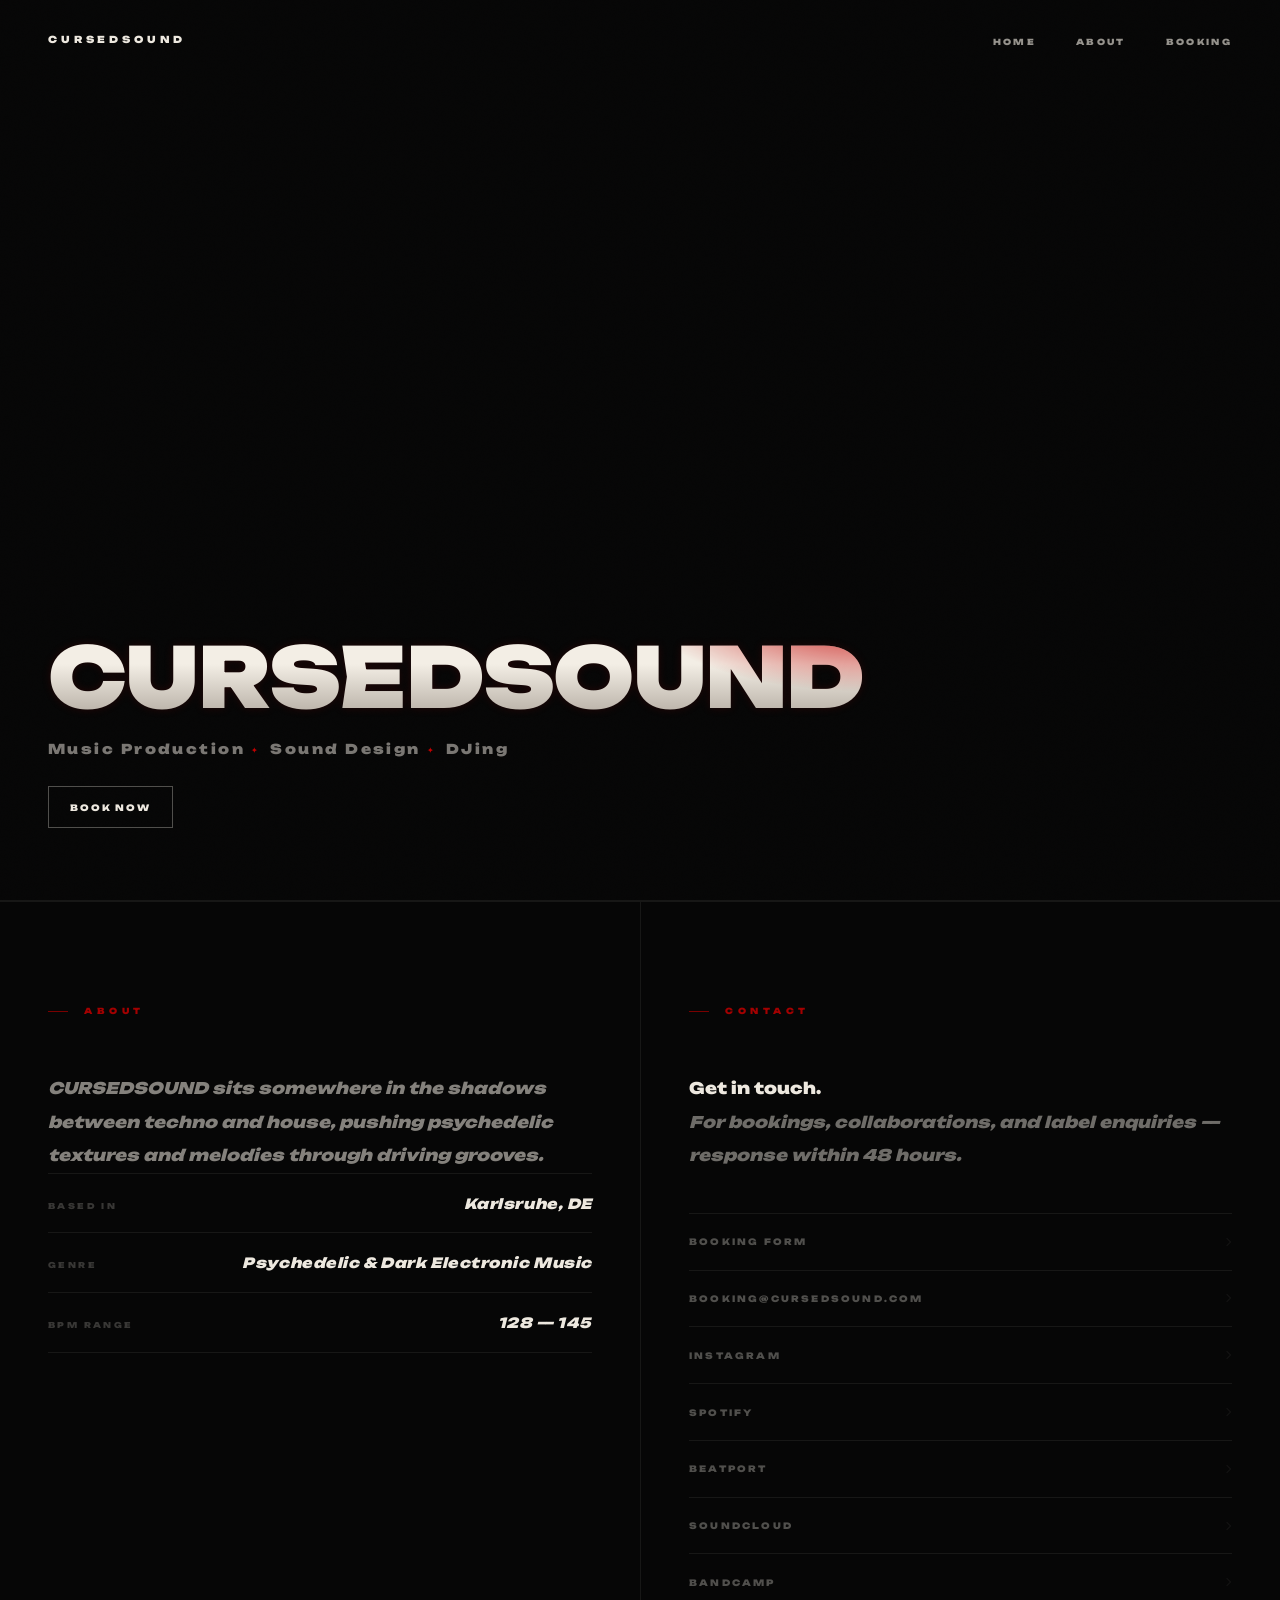
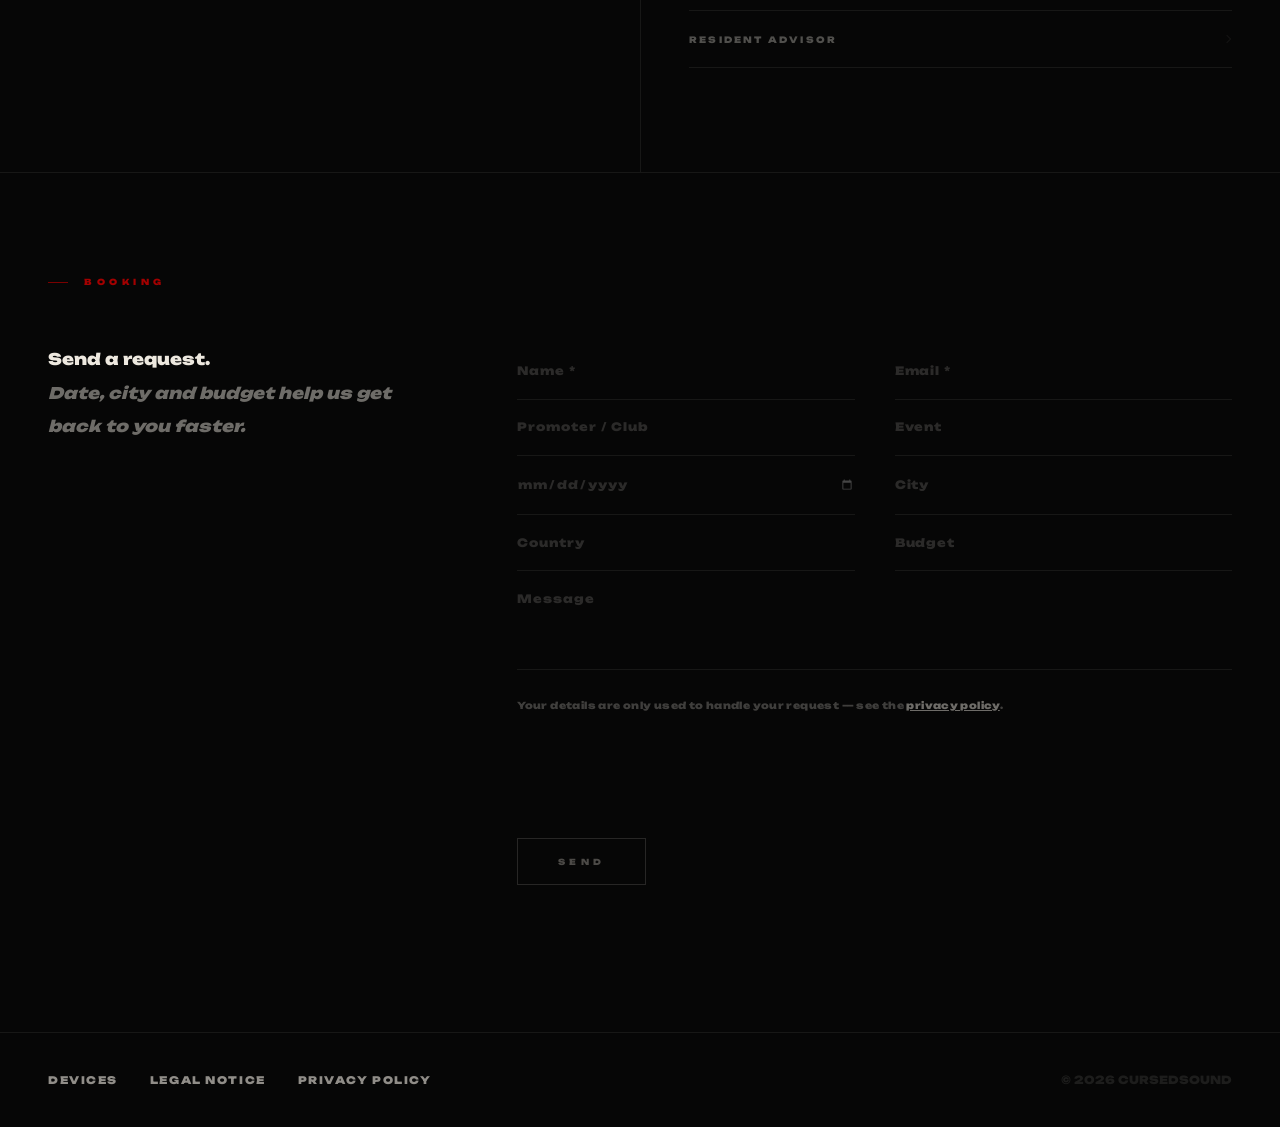
<file: index.html>
<!doctype html>
<html lang="en">
  <head>
    <meta charset="UTF-8" />
    <meta name="viewport" content="width=device-width, initial-scale=1.0" />
    <meta name="description" content="CURSEDSOUND is a DJ and producer from Karlsruhe, Germany, playing psychedelic and dark electronic music between techno and house (128–145 BPM). Bookings, releases and contact." />
    <meta name="theme-color" content="#060606" />
    <meta name="robots" content="index,follow" />
    <link rel="canonical" href="https://www.cursedsound.com/" />

    <meta property="og:type" content="website" />
    <meta property="og:site_name" content="CURSEDSOUND" />
    <meta property="og:title" content="CURSEDSOUND — Psychedelic &amp; Dark Electronic Music" />
    <meta property="og:description" content="DJ &amp; producer from Karlsruhe. Music production, sound design, DJing — bookings open." />
    <meta property="og:url" content="https://www.cursedsound.com/" />
    <meta property="og:image" content="https://www.cursedsound.com/og-image.png" />
    <meta property="og:image:width" content="1200" />
    <meta property="og:image:height" content="630" />
    <meta property="og:image:alt" content="CURSEDSOUND — DJ &amp; Producer, Karlsruhe. Psychedelic &amp; Dark Electronic Music" />
    <meta property="og:locale" content="en_US" />

    <meta name="twitter:card" content="summary_large_image" />
    <meta name="twitter:title" content="CURSEDSOUND — Psychedelic &amp; Dark Electronic Music" />
    <meta name="twitter:description" content="DJ &amp; producer from Karlsruhe. Music production, sound design, DJing — bookings open." />
    <meta name="twitter:image" content="https://www.cursedsound.com/og-image.png" />

    <title>CURSEDSOUND — Psychedelic &amp; Dark Electronic Music | DJ &amp; Producer, Karlsruhe</title>
    <link rel="icon" type="image/png" sizes="32x32" href="/favicon-32.png" />
    <link rel="icon" type="image/png" sizes="192x192" href="/icon-192.png" />
    <link rel="apple-touch-icon" href="/apple-touch-icon.png" />
    <script type="application/ld+json">
{
  "@context": "https://schema.org",
  "@type": "MusicGroup",
  "name": "CURSEDSOUND",
  "url": "https://www.cursedsound.com/",
  "image": "https://www.cursedsound.com/og-image.png",
  "logo": "https://www.cursedsound.com/icon-512.png",
  "description": "DJ and producer of psychedelic and dark electronic music between techno and house.",
  "genre": [
    "Techno",
    "House",
    "Psychedelic Techno",
    "Dark Electronic Music"
  ],
  "foundingLocation": {
    "@type": "Place",
    "name": "Karlsruhe, Germany"
  },
  "email": "booking@cursedsound.com",
  "sameAs": [
    "https://www.instagram.com/cursedsound",
    "https://open.spotify.com/artist/7eCU2d1x8AarSiR1IyA69K",
    "https://www.beatport.com/de/artist/cursedsound/865231",
    "https://www.soundcloud.com/cursedsound",
    "https://cursedsound.bandcamp.com",
    "https://www.residentadvisor.net/dj/cursedsound"
  ]
}
    </script>
    <link rel="preload" href="fonts/unbounded-latin-900.woff2" as="font" type="font/woff2" crossorigin />
    <link rel="stylesheet" href="style.css" />
  </head>
  <body>
    <a class="skip-link" href="#about">Skip to content</a>

    <!-- NAV -->
    <nav>
      <a href="#hero" class="logo">CURSEDSOUND</a>
      <button
        class="nav-toggle"
        aria-label="Open navigation"
        aria-expanded="false"
        aria-controls="primary-navigation"
      >
        <span class="hamburger"></span>
      </button>
      <ul class="nav-links" id="primary-navigation">
        <li><a href="#hero">Home</a></li>
        <li><a href="#about">About</a></li>
        <li><a href="#request">Booking</a></li>
      </ul>
    </nav>

    <!-- HERO -->
    <section id="hero">
      <div id="hero-3d"></div>
      <div class="hero-text">
        <h1 class="hero-name">CURSEDSOUND</h1>
        <p class="hero-sub">
          Music Production <span><span class="sep" aria-hidden="true">✦</span> Sound Design</span> <span><span class="sep" aria-hidden="true">✦</span> DJing</span>
        </p>
        <a class="hero-cta" href="#request">Book now</a>
      </div>
    </section>

    <hr />

    <div class="about-booking-grid">
      <!-- ABOUT -->
      <section class="section" id="about">
        <p class="s-label">About</p>
        <div class="inner">
          <div>
            <p class="bio">
              CURSEDSOUND sits somewhere in the shadows between techno and house,
              pushing psychedelic textures and melodies through driving grooves.
            </p>
            <div class="about-table">
              <div class="a-row">
                <span class="a-key">Based in</span
                ><span class="a-val">Karlsruhe, DE</span>
              </div>
              <div class="a-row">
                <span class="a-key">Genre</span
                ><span class="a-val">Psychedelic & Dark Electronic Music</span>
              </div>
              <div class="a-row">
                <span class="a-key">BPM range</span
                ><span class="a-val">128 — 145</span>
              </div>
            </div>
          </div>
        </div>
      </section>

      <!-- CONTACT -->
      <section class="section" id="contact">
        <p class="s-label">Contact</p>
        <div class="inner">
          <div>
            <p class="contact-blurb">
              <strong>Get in touch.</strong><br />
              For bookings, collaborations, and label enquiries — response within 48 hours.
            </p>
            <div class="c-links">
              <a class="c-link" href="#request">Booking form <span>↓</span></a>
              <a class="c-link" href="mailto:booking@cursedsound.com"
                >booking@cursedsound.com <span>↗</span></a
              >
              <a class="c-link" href="https://www.instagram.com/cursedsound" target="_blank" rel="noopener noreferrer"
                >Instagram <span>↗</span></a
              >
              <a
                class="c-link"
                href="https://open.spotify.com/intl-de/artist/7eCU2d1x8AarSiR1IyA69K?si=osEAOvn2Soixngp8DqYxMw"
                target="_blank"
                rel="noopener noreferrer"
                >Spotify <span>↗</span></a
              >
              <a class="c-link" href="https://www.beatport.com/de/artist/cursedsound/865231" target="_blank" rel="noopener noreferrer"
                >Beatport <span>↗</span></a
              >
              <a class="c-link" href="https://www.soundcloud.com/cursedsound" target="_blank" rel="noopener noreferrer"
                >Soundcloud <span>↗</span></a
              >
              <a class="c-link" href="https://cursedsound.bandcamp.com" target="_blank" rel="noopener noreferrer"
                >Bandcamp <span>↗</span></a
              >
              <a
                class="c-link"
                href="https://www.residentadvisor.net/dj/cursedsound"
                target="_blank"
                rel="noopener noreferrer"
                >Resident Advisor <span>↗</span></a
              >
            </div>
          </div>
        </div>
      </section>
    </div>

    <!-- BOOKING REQUEST -->
    <section class="section" id="request">
      <p class="s-label">Booking</p>
      <div class="inner">
        <p class="contact-blurb">
          <strong>Send a request.</strong><br />
          Date, city and budget help us get back to you faster.
        </p>
        <!-- Booking form: posts to the CRM, which files it as a gig inquiry -->
        <form class="bform" id="booking-form" method="post"
              action="https://crm.cursedsound.com/api/public/inquiry">
          <div class="f-row">
            <input class="f" type="text" name="name" placeholder="Name *" aria-label="Name" autocomplete="name" maxlength="200" required>
            <input class="f" type="email" name="email" placeholder="Email *" aria-label="Email" autocomplete="email" maxlength="200" required>
          </div>
          <div class="f-row">
            <input class="f" type="text" name="organization" placeholder="Promoter / Club" aria-label="Promoter or club" autocomplete="organization" maxlength="200">
            <input class="f" type="text" name="event" placeholder="Event" aria-label="Event name" maxlength="200">
          </div>
          <div class="f-row">
            <div class="f-date">
              <input class="f" type="date" name="date" aria-label="Event date">
              <span class="f-date-ph" aria-hidden="true">Date</span>
            </div>
            <input class="f" type="text" name="city" placeholder="City" aria-label="City" maxlength="120">
          </div>
          <div class="f-row">
            <input class="f" type="text" name="country" placeholder="Country" aria-label="Country" autocomplete="country-name" maxlength="120">
            <input class="f" type="text" name="budget" placeholder="Budget" aria-label="Budget" maxlength="120">
          </div>
          <textarea class="f" name="message" rows="4" placeholder="Message" aria-label="Message" maxlength="5000"></textarea>
          <!-- honeypot: hidden from people, bots fill it and get silently dropped -->
          <div class="hp" aria-hidden="true">
            <label>Company website <input type="text" name="company_website" tabindex="-1" autocomplete="off"></label>
          </div>
          <!-- no-JS fallback: the CRM redirects back here after a plain form post -->
          <input type="hidden" name="redirect" value="https://www.cursedsound.com/?sent=1#request">
          <p class="f-note">
            Your details are only used to handle your request — see the <a href="privacy_policy.html">privacy policy</a>.
          </p>
          <!-- spam check (Cloudflare Turnstile); script.js loads it once someone starts filling in the form -->
          <div class="cf-turnstile" data-sitekey="0x4AAAAAAFfuYyipTQHHasTU"></div>
          <button class="submit" type="submit">Send</button>
          <p class="f-status" role="status" aria-live="polite"></p>
        </form>
      </div>
    </section>

    <footer>
      <div class="footer-inner">
        <div class="footer-links">
          <a href="devices.html">DEVICES</a>
          <a href="legal_notice.html">LEGAL NOTICE</a>
          <a href="privacy_policy.html">PRIVACY POLICY</a>
        </div>
        <span class="f-copy">© 2026 CURSEDSOUND</span>
      </div>
    </footer>

    <script src="script.js"></script>
  </body>
</html>
</file>
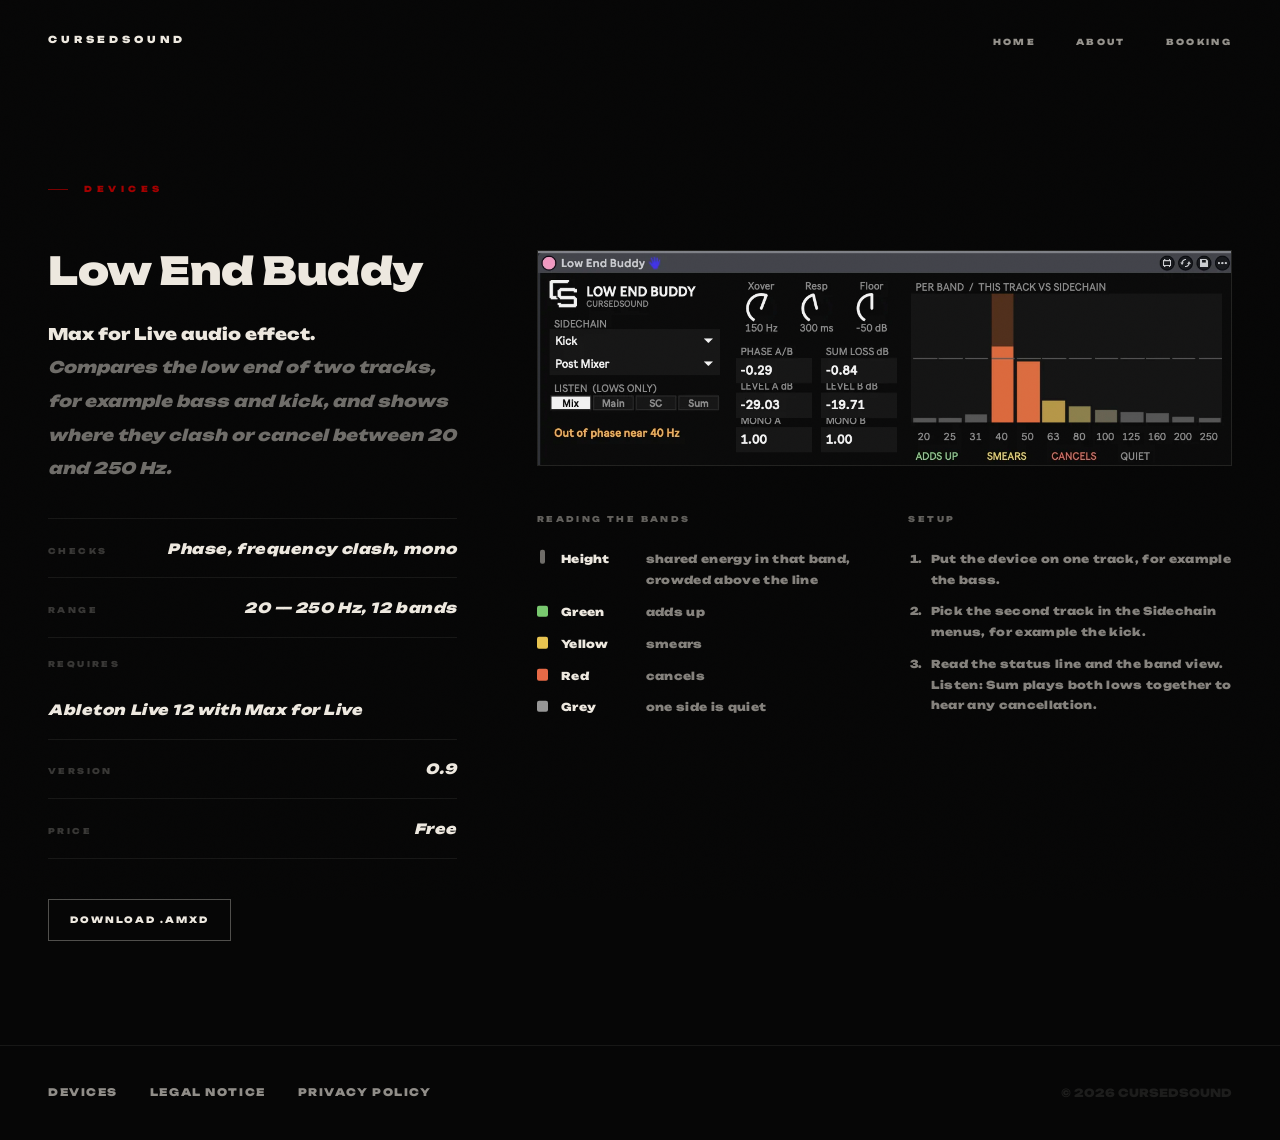
<file: devices.html>
<!doctype html>
<html lang="en">
  <head>
    <meta charset="UTF-8" />
    <meta name="viewport" content="width=device-width, initial-scale=1.0" />
    <meta name="description" content="Max for Live devices by CURSEDSOUND. Low End Buddy compares the low end of two tracks in Ableton Live 12 and shows phase problems and frequency clashes between 20 and 250 Hz. Free download." />
    <meta name="theme-color" content="#060606" />
    <link rel="canonical" href="https://www.cursedsound.com/devices.html" />

    <meta property="og:type" content="website" />
    <meta property="og:site_name" content="CURSEDSOUND" />
    <meta property="og:title" content="Low End Buddy — Max for Live device by CURSEDSOUND" />
    <meta property="og:description" content="Compares the low end of two tracks and shows phase problems and frequency clashes, 20 to 250 Hz. Free download for Ableton Live 12." />
    <meta property="og:url" content="https://www.cursedsound.com/devices.html" />
    <meta property="og:image" content="https://www.cursedsound.com/devices/low-end-buddy.png" />
    <meta property="og:image:alt" content="Low End Buddy running in Ableton Live" />

    <title>Devices — Low End Buddy | CURSEDSOUND</title>
    <link rel="icon" type="image/png" sizes="32x32" href="/favicon-32.png" />
    <link rel="icon" type="image/png" sizes="192x192" href="/icon-192.png" />
    <link rel="apple-touch-icon" href="/apple-touch-icon.png" />
    <link rel="preload" href="fonts/unbounded-latin-900.woff2" as="font" type="font/woff2" crossorigin />
    <link rel="stylesheet" href="style.css" />
  </head>
  <body>
    <!-- NAV -->
    <nav>
      <a href="index.html" class="logo">CURSEDSOUND</a>
      <button class="nav-toggle" aria-label="Open navigation" aria-expanded="false" aria-controls="primary-navigation">
        <span class="hamburger"></span>
      </button>
      <ul class="nav-links" id="primary-navigation">
        <li><a href="index.html#hero">Home</a></li>
        <li><a href="index.html#about">About</a></li>
        <li><a href="index.html#request">Booking</a></li>
      </ul>
    </nav>

    <main class="section devices-page">
      <p class="s-label">Devices</p>

      <article class="device" id="low-end-buddy">
        <div class="device-text">
          <h1 class="device-name">Low End Buddy</h1>
          <p class="contact-blurb">
            <strong>Max for Live audio effect.</strong><br />
            Compares the low end of two tracks, for example bass and kick,
            and shows where they clash or cancel between 20 and 250 Hz.
          </p>
          <div class="about-table">
            <div class="a-row"><span class="a-key">Checks</span><span class="a-val">Phase, frequency clash, mono</span></div>
            <div class="a-row"><span class="a-key">Range</span><span class="a-val">20 — 250 Hz, 12 bands</span></div>
            <div class="a-row"><span class="a-key">Requires</span><span class="a-val">Ableton Live 12 with Max for Live</span></div>
            <div class="a-row"><span class="a-key">Version</span><span class="a-val">0.9</span></div>
            <div class="a-row"><span class="a-key">Price</span><span class="a-val">Free</span></div>
          </div>
          <a class="hero-cta device-cta" href="devices/Low-End-Buddy.amxd" download="Low End Buddy.amxd">Download .amxd</a>
        </div>

        <div class="device-detail">
          <figure class="device-shot">
            <picture>
              <source srcset="devices/low-end-buddy.webp" type="image/webp" />
              <img src="devices/low-end-buddy.png" width="1204" height="372"
                   alt="Low End Buddy in Ableton Live: sidechain set to Kick, the 40 Hz band highlighted, status reads Out of phase near 40 Hz" />
            </picture>
          </figure>

          <div class="device-notes">
            <div>
            <h2 class="device-h">Reading the bands</h2>
            <ul class="legend">
              <li><span class="key key-bar" aria-hidden="true"></span><b>Height</b> shared energy in that band, crowded above the line</li>
              <li><span class="key" style="background:#78c86e" aria-hidden="true"></span><b>Green</b> adds up</li>
              <li><span class="key" style="background:#e8c450" aria-hidden="true"></span><b>Yellow</b> smears</li>
              <li><span class="key" style="background:#e66946" aria-hidden="true"></span><b>Red</b> cancels</li>
              <li><span class="key" style="background:#969696" aria-hidden="true"></span><b>Grey</b> one side is quiet</li>
            </ul>
            </div>
            <div>
            <h2 class="device-h">Setup</h2>
            <ol class="steps">
              <li>Put the device on one track, for example the bass.</li>
              <li>Pick the second track in the Sidechain menus, for example the kick.</li>
              <li>Read the status line and the band view. Listen: Sum plays both lows together to hear any cancellation.</li>
            </ol>
            </div>
          </div>
        </div>
      </article>
    </main>

    <footer>
      <div class="footer-inner">
        <div class="footer-links">
          <a href="devices.html">DEVICES</a>
          <a href="legal_notice.html">LEGAL NOTICE</a>
          <a href="privacy_policy.html">PRIVACY POLICY</a>
        </div>
        <span class="f-copy">© 2026 CURSEDSOUND</span>
      </div>
    </footer>

    <script src="script.js"></script>
  </body>
</html>
</file>
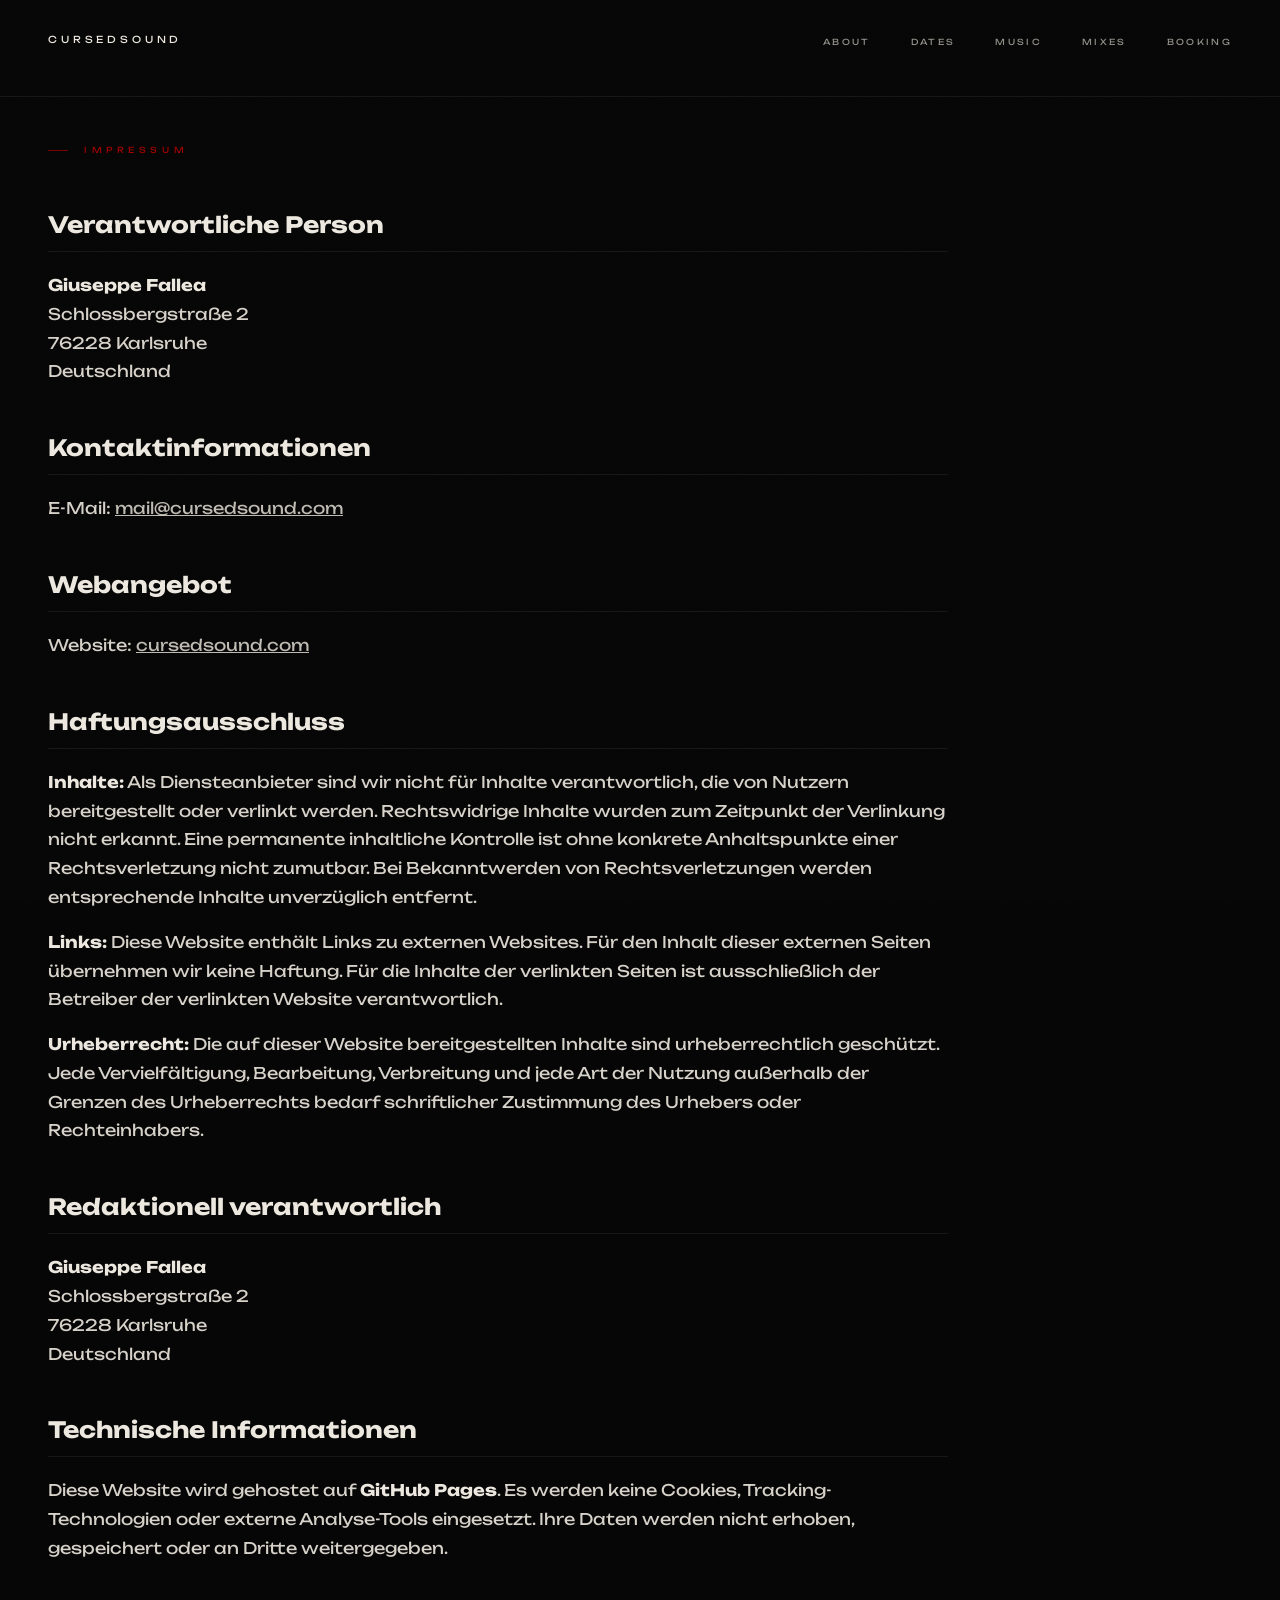
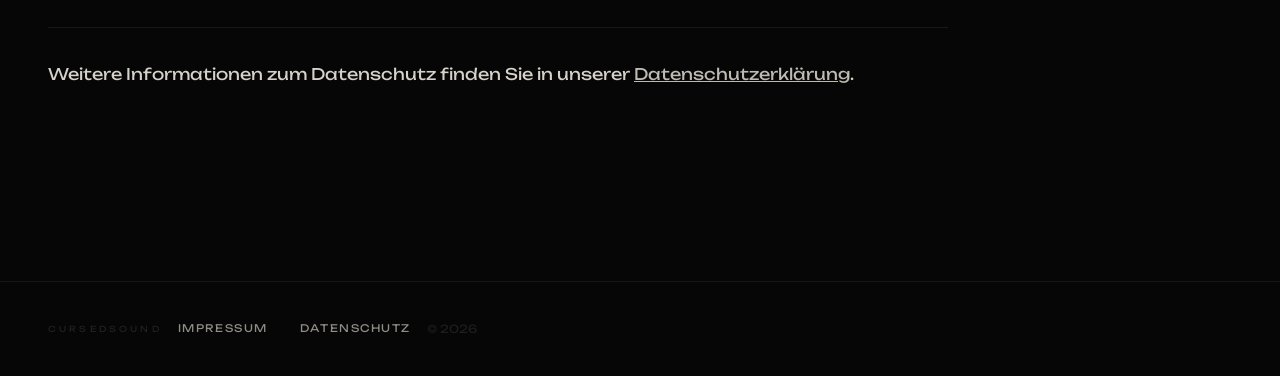
<file: impressum.html>
<!doctype html>
<html lang="de">
  <head>
    <meta charset="UTF-8" />
    <meta name="viewport" content="width=device-width, initial-scale=1.0" />
    <title>Impressum - CURSEDSOUND</title>
    <link
      href="https://fonts.googleapis.com/css2?family=Unbounded:wght@900&display=swap"
      rel="stylesheet"
    />
    <link rel="stylesheet" href="style.css" />
    <style>
      .legal-section {
        margin-bottom: 3rem;
      }
      .legal-section h2 {
        font-size: 1.4rem;
        margin-bottom: 1.2rem;
        color: var(--white);
        border-bottom: 1px solid var(--dim);
        padding-bottom: 0.8rem;
      }
      .legal-section p {
        line-height: 1.8;
        margin-bottom: 1rem;
        color: rgba(237, 232, 223, 0.9);
      }
      .legal-section strong {
        color: var(--white);
      }
    </style>
  </head>
  <body>
    <!-- NAV -->
    <nav>
      <a href="index.html" class="logo">CURSEDSOUND</a>
      <ul class="nav-links">
        <li><a href="index.html#about">About</a></li>
        <li><a href="index.html#dates">Dates</a></li>
        <li><a href="index.html#music">Music</a></li>
        <li><a href="index.html#mixes">Mixes</a></li>
        <li><a href="index.html#contact">Booking</a></li>
      </ul>
    </nav>

    <!-- IMPRESSUM CONTENT -->
    <section class="section" style="margin-top: 6rem; padding: 3rem;">
      <p class="s-label">Impressum</p>
      <div class="inner" style="max-width: 900px;">
        <!-- Verantwortliche Person -->
        <div class="legal-section">
          <h2>Verantwortliche Person</h2>
          <p>
            <strong>Giuseppe Fallea</strong><br />
            Schlossbergstraße 2<br />
            76228 Karlsruhe<br />
            Deutschland
          </p>
        </div>

        <!-- Kontakt -->
        <div class="legal-section">
          <h2>Kontaktinformationen</h2>
          <p>
            E-Mail: <a href="mailto:mail@cursedsound.com" style="color: rgba(237, 232, 223, 0.8); text-decoration: underline;">mail@cursedsound.com</a>
          </p>
        </div>

        <!-- Webseite -->
        <div class="legal-section">
          <h2>Webangebot</h2>
          <p>
            Website: <a href="https://cursedsound.com" style="color: rgba(237, 232, 223, 0.8); text-decoration: underline;">cursedsound.com</a>
          </p>
        </div>

        <!-- Haftungsausschluss -->
        <div class="legal-section">
          <h2>Haftungsausschluss</h2>
          <p>
            <strong>Inhalte:</strong> Als Diensteanbieter sind wir nicht für Inhalte verantwortlich, die von Nutzern bereitgestellt oder verlinkt werden. Rechtswidrige Inhalte wurden zum Zeitpunkt der Verlinkung nicht erkannt. Eine permanente inhaltliche Kontrolle ist ohne konkrete Anhaltspunkte einer Rechtsverletzung nicht zumutbar. Bei Bekanntwerden von Rechtsverletzungen werden entsprechende Inhalte unverzüglich entfernt.
          </p>
          <p>
            <strong>Links:</strong> Diese Website enthält Links zu externen Websites. Für den Inhalt dieser externen Seiten übernehmen wir keine Haftung. Für die Inhalte der verlinkten Seiten ist ausschließlich der Betreiber der verlinkten Website verantwortlich.
          </p>
          <p>
            <strong>Urheberrecht:</strong> Die auf dieser Website bereitgestellten Inhalte sind urheberrechtlich geschützt. Jede Vervielfältigung, Bearbeitung, Verbreitung und jede Art der Nutzung außerhalb der Grenzen des Urheberrechts bedarf schriftlicher Zustimmung des Urhebers oder Rechteinhabers.
          </p>
        </div>

        <!-- Redaktionelle Hinweise -->
        <div class="legal-section">
          <h2>Redaktionell verantwortlich</h2>
          <p>
            <strong>Giuseppe Fallea</strong><br />
            Schlossbergstraße 2<br />
            76228 Karlsruhe<br />
            Deutschland
          </p>
        </div>

        <!-- Hinweise zu Cookies und Verfolgung -->
        <div class="legal-section">
          <h2>Technische Informationen</h2>
          <p>
            Diese Website wird gehostet auf <strong>GitHub Pages</strong>. Es werden keine Cookies, Tracking-Technologien oder externe Analyse-Tools eingesetzt. Ihre Daten werden nicht erhoben, gespeichert oder an Dritte weitergegeben.
          </p>
        </div>

        <!-- Datenschutz Link -->
        <div class="legal-section" style="margin-top: 4rem; padding-top: 2rem; border-top: 1px solid var(--dim);">
          <p>
            Weitere Informationen zum Datenschutz finden Sie in unserer <a href="datenschutz.html" style="color: rgba(237, 232, 223, 0.8); text-decoration: underline;">Datenschutzerklärung</a>.
          </p>
        </div>
      </div>
    </section>

    <!-- FOOTER -->
    <footer style="margin-top: 6rem;">
      <div style="display: flex; justify-content: space-between; align-items: center; flex-wrap: wrap; gap: 1rem;">
        <span class="f-brand">CURSEDSOUND</span>
        <div style="display: flex; gap: 2rem; font-size: 0.65rem; letter-spacing: 0.15em;">
          <a href="impressum.html" style="color: rgba(237, 232, 223, 0.6); text-decoration: none;">IMPRESSUM</a>
          <a href="datenschutz.html" style="color: rgba(237, 232, 223, 0.6); text-decoration: none;">DATENSCHUTZ</a>
        </div>
        <span class="f-copy">© 2026</span>
      </div>
    </footer>

    <script src="script.js"></script>
  </body>
</html>
</file>
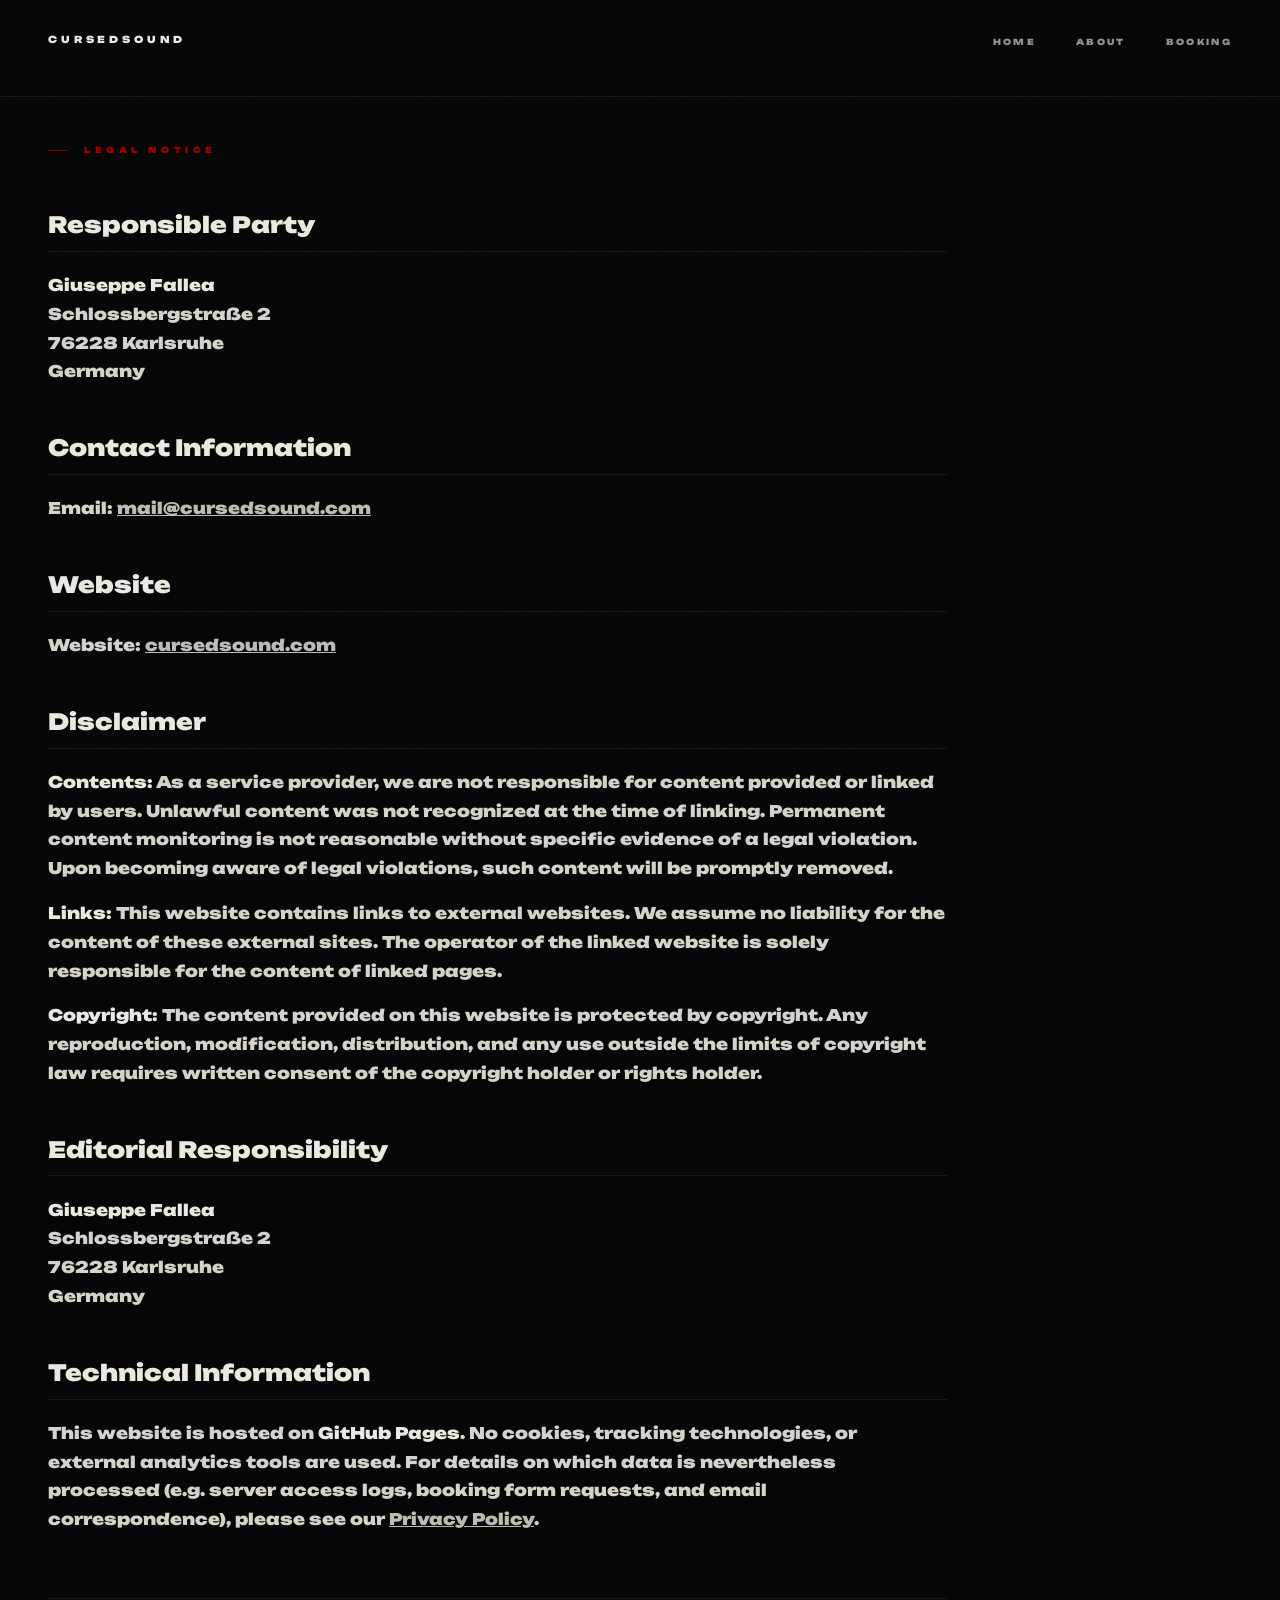
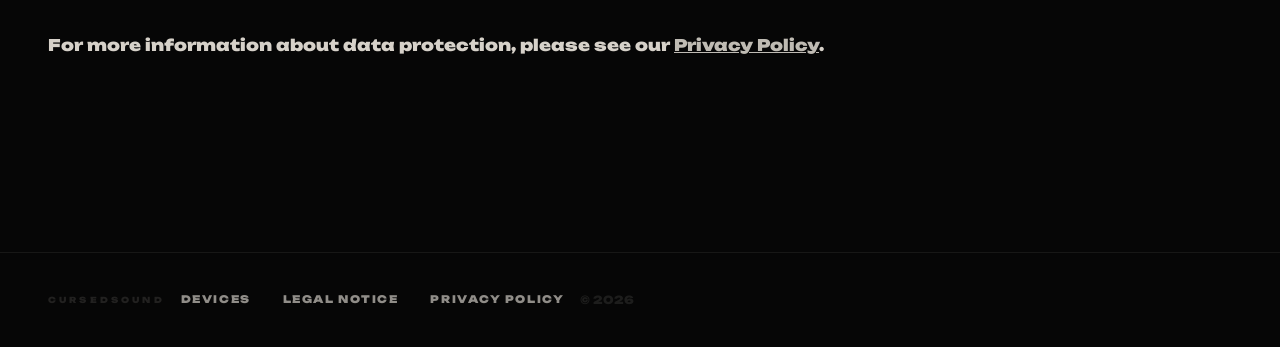
<file: legal_notice.html>
<!doctype html>
<html lang="en">
  <head>
    <meta charset="UTF-8" />
    <meta name="viewport" content="width=device-width, initial-scale=1.0" />
    <title>Legal Notice - CURSEDSOUND</title>
    <link rel="icon" type="image/png" sizes="32x32" href="/favicon-32.png" />
    <link rel="icon" type="image/png" sizes="192x192" href="/icon-192.png" />
    <link rel="apple-touch-icon" href="/apple-touch-icon.png" />
    <link rel="preload" href="fonts/unbounded-latin-900.woff2" as="font" type="font/woff2" crossorigin />
    <link rel="stylesheet" href="style.css" />
    <style>
      .legal-section {
        margin-bottom: 3rem;
      }
      .legal-section h2 {
        font-size: 1.4rem;
        margin-bottom: 1.2rem;
        color: var(--white);
        border-bottom: 1px solid var(--dim);
        padding-bottom: 0.8rem;
      }
      .legal-section p {
        line-height: 1.8;
        margin-bottom: 1rem;
        color: rgba(237, 232, 223, 0.9);
      }
      .legal-section strong {
        color: var(--white);
      }
    </style>
  </head>
  <body>
    <!-- NAV -->
    <nav>
      <a href="index.html" class="logo">CURSEDSOUND</a>
      <ul class="nav-links">
        <li><a href="index.html#hero">Home</a></li>
        <li><a href="index.html#about">About</a></li>
        <li><a href="index.html#request">Booking</a></li>
      </ul>
    </nav>

    <!-- LEGAL NOTICE CONTENT -->
    <section class="section" style="margin-top: 6rem; padding: 3rem;">
      <p class="s-label">Legal Notice</p>
      <div class="inner" style="max-width: 900px;">
        <!-- Responsible Party -->
        <div class="legal-section">
          <h2>Responsible Party</h2>
          <p>
            <strong>Giuseppe Fallea</strong><br />
            Schlossbergstraße 2<br />
            76228 Karlsruhe<br />
            Germany
          </p>
        </div>

        <!-- Contact -->
        <div class="legal-section">
          <h2>Contact Information</h2>
          <p>
            Email: <a href="mailto:mail@cursedsound.com" style="color: rgba(237, 232, 223, 0.8); text-decoration: underline;">mail@cursedsound.com</a>
          </p>
        </div>

        <!-- Website -->
        <div class="legal-section">
          <h2>Website</h2>
          <p>
            Website: <a href="https://cursedsound.com" style="color: rgba(237, 232, 223, 0.8); text-decoration: underline;">cursedsound.com</a>
          </p>
        </div>

        <!-- Disclaimer -->
        <div class="legal-section">
          <h2>Disclaimer</h2>
          <p>
            <strong>Contents:</strong> As a service provider, we are not responsible for content provided or linked by users. Unlawful content was not recognized at the time of linking. Permanent content monitoring is not reasonable without specific evidence of a legal violation. Upon becoming aware of legal violations, such content will be promptly removed.
          </p>
          <p>
            <strong>Links:</strong> This website contains links to external websites. We assume no liability for the content of these external sites. The operator of the linked website is solely responsible for the content of linked pages.
          </p>
          <p>
            <strong>Copyright:</strong> The content provided on this website is protected by copyright. Any reproduction, modification, distribution, and any use outside the limits of copyright law requires written consent of the copyright holder or rights holder.
          </p>
        </div>

        <!-- Editorial Responsibility -->
        <div class="legal-section">
          <h2>Editorial Responsibility</h2>
          <p>
            <strong>Giuseppe Fallea</strong><br />
            Schlossbergstraße 2<br />
            76228 Karlsruhe<br />
            Germany
          </p>
        </div>

        <!-- Notes on Cookies and Tracking -->
        <div class="legal-section">
          <h2>Technical Information</h2>
          <p>
            This website is hosted on <strong>GitHub Pages</strong>. No cookies, tracking technologies, or external analytics tools are used. For details on which data is nevertheless processed (e.g. server access logs, booking form requests, and email correspondence), please see our <a href="privacy_policy.html" style="color: rgba(237, 232, 223, 0.8); text-decoration: underline;">Privacy Policy</a>.
          </p>
        </div>

        <!-- Privacy Policy Link -->
        <div class="legal-section" style="margin-top: 4rem; padding-top: 2rem; border-top: 1px solid var(--dim);">
          <p>
            For more information about data protection, please see our <a href="privacy_policy.html" style="color: rgba(237, 232, 223, 0.8); text-decoration: underline;">Privacy Policy</a>.
          </p>
        </div>
      </div>
    </section>

    <!-- FOOTER -->
    <footer style="margin-top: 6rem;">
      <div style="display: flex; justify-content: space-between; align-items: center; flex-wrap: wrap; gap: 1rem;">
        <span class="f-brand">CURSEDSOUND</span>
        <div style="display: flex; gap: 2rem; font-size: 0.65rem; letter-spacing: 0.15em;">
          <a href="devices.html" style="color: rgba(237, 232, 223, 0.6); text-decoration: none;">DEVICES</a>
          <a href="legal_notice.html" style="color: rgba(237, 232, 223, 0.6); text-decoration: none;">LEGAL NOTICE</a>
          <a href="privacy_policy.html" style="color: rgba(237, 232, 223, 0.6); text-decoration: none;">PRIVACY POLICY</a>
        </div>
        <span class="f-copy">© 2026</span>
      </div>
    </footer>

    <script src="script.js"></script>
  </body>
</html>
</file>
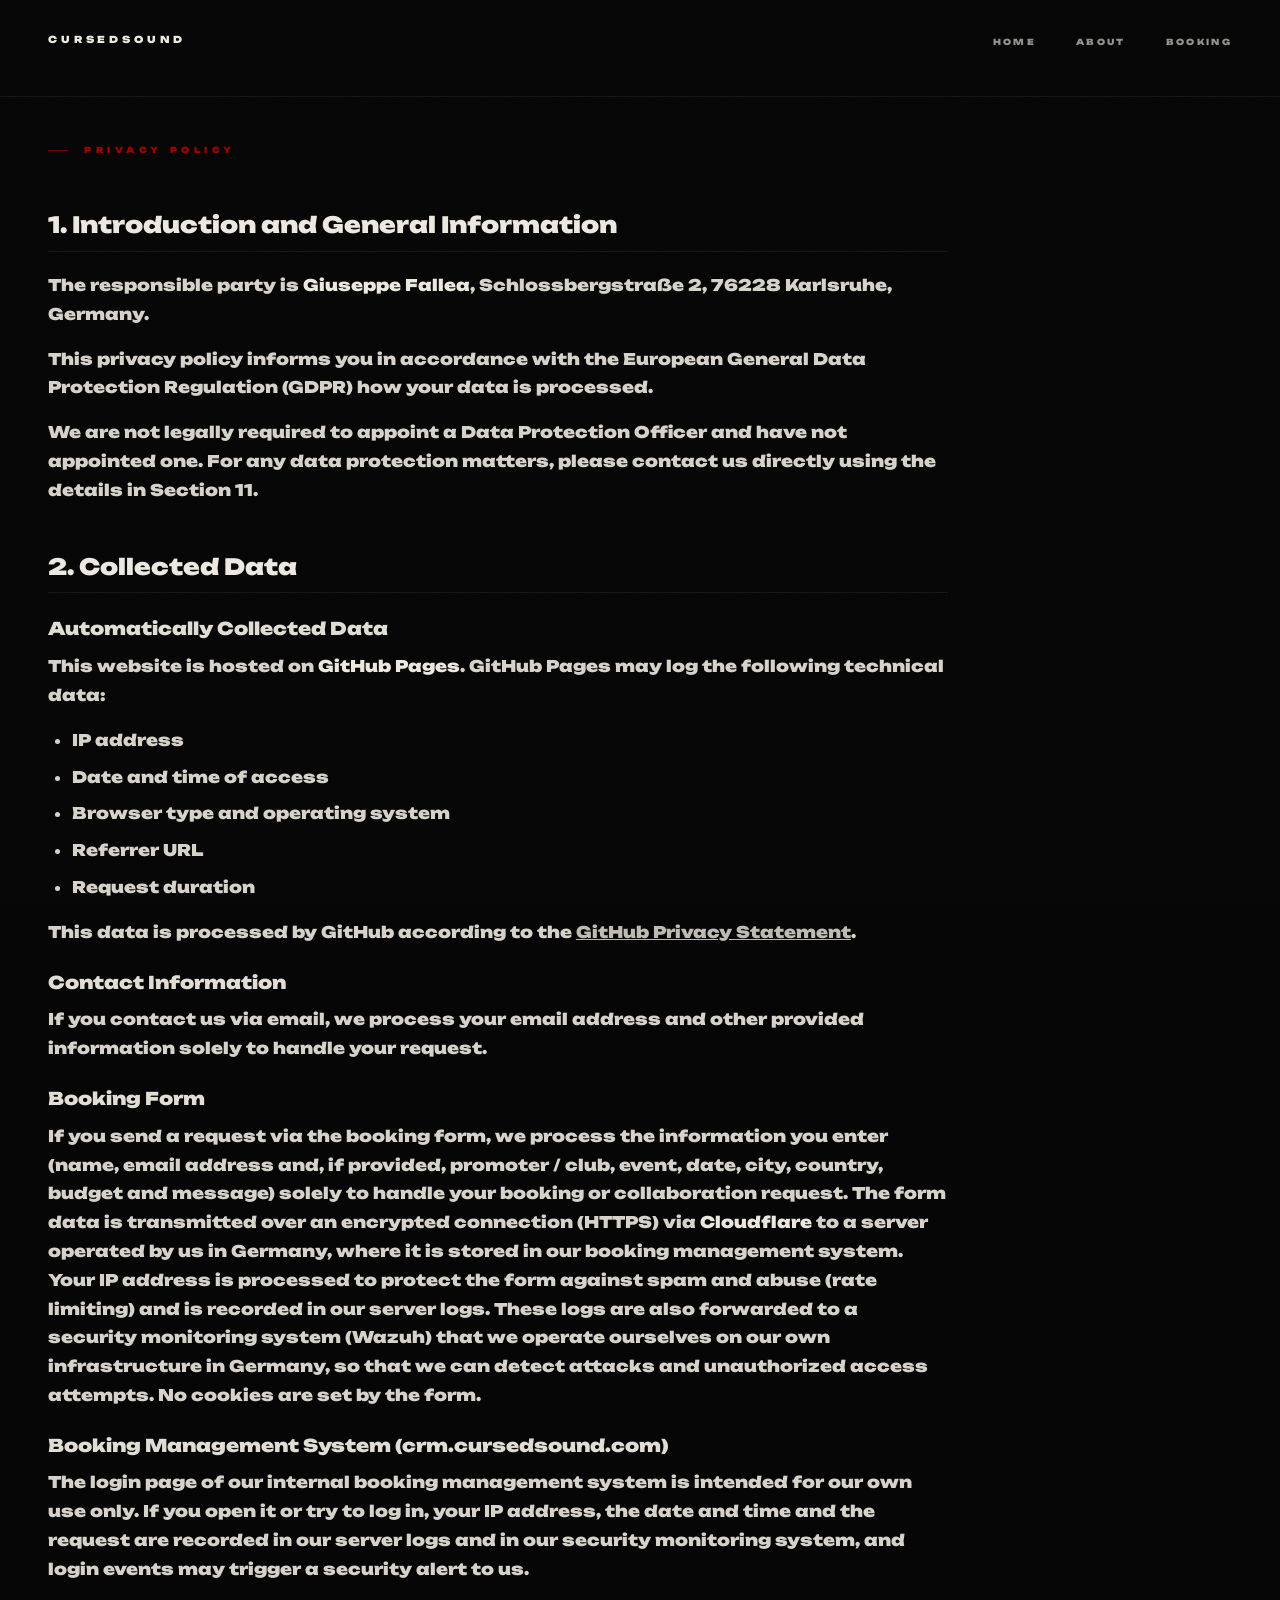
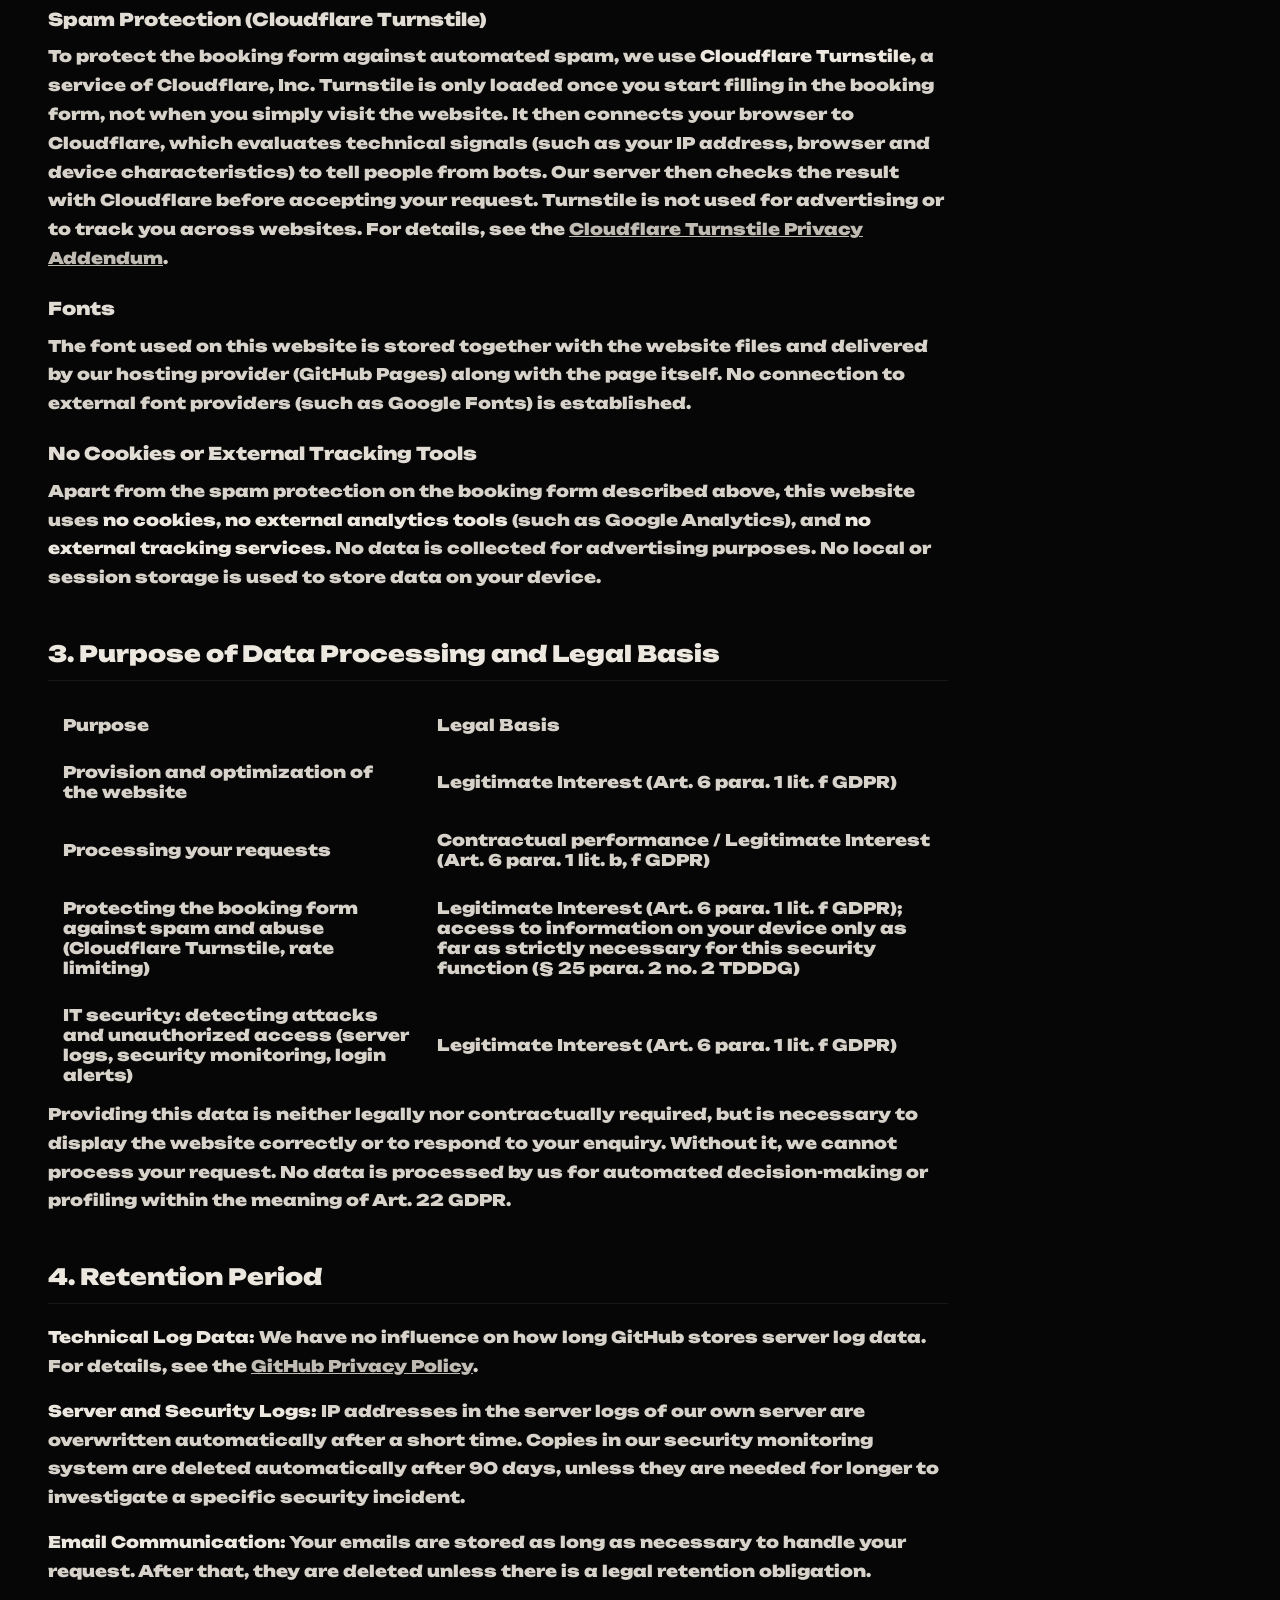
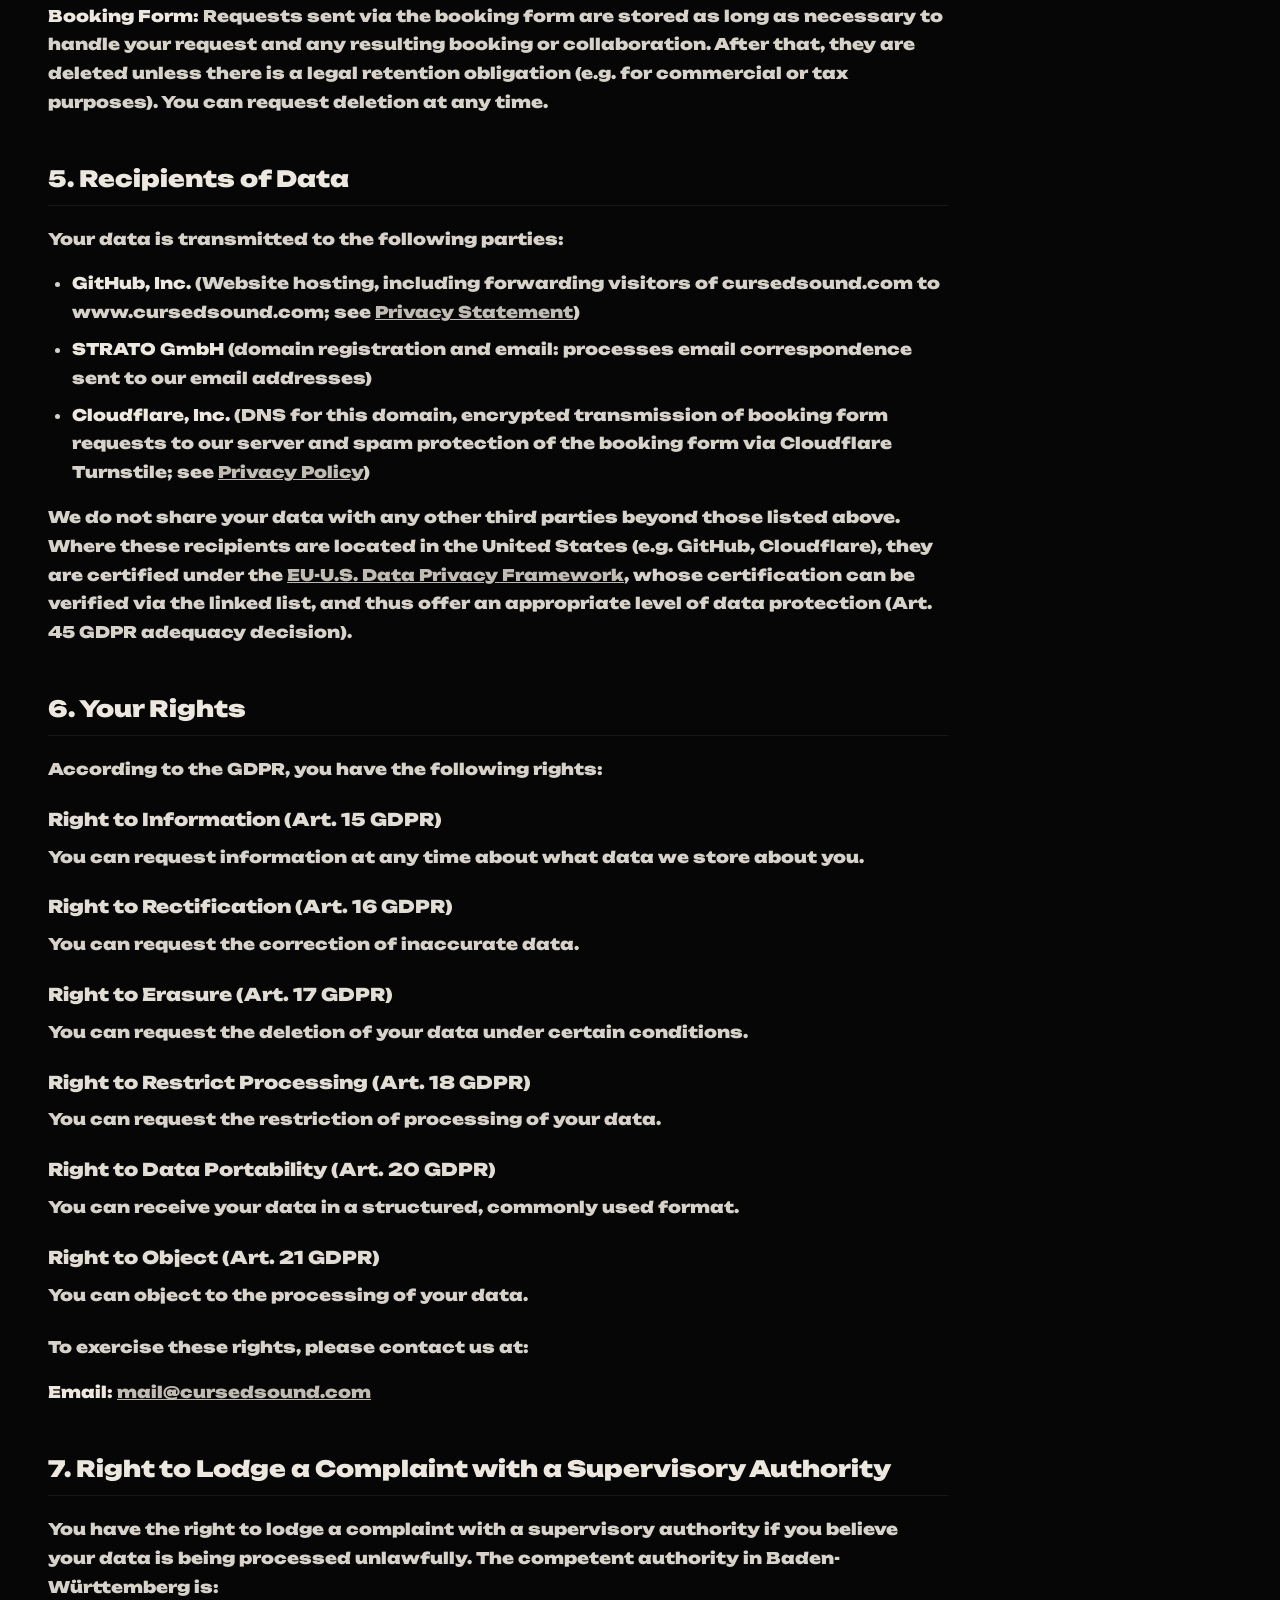
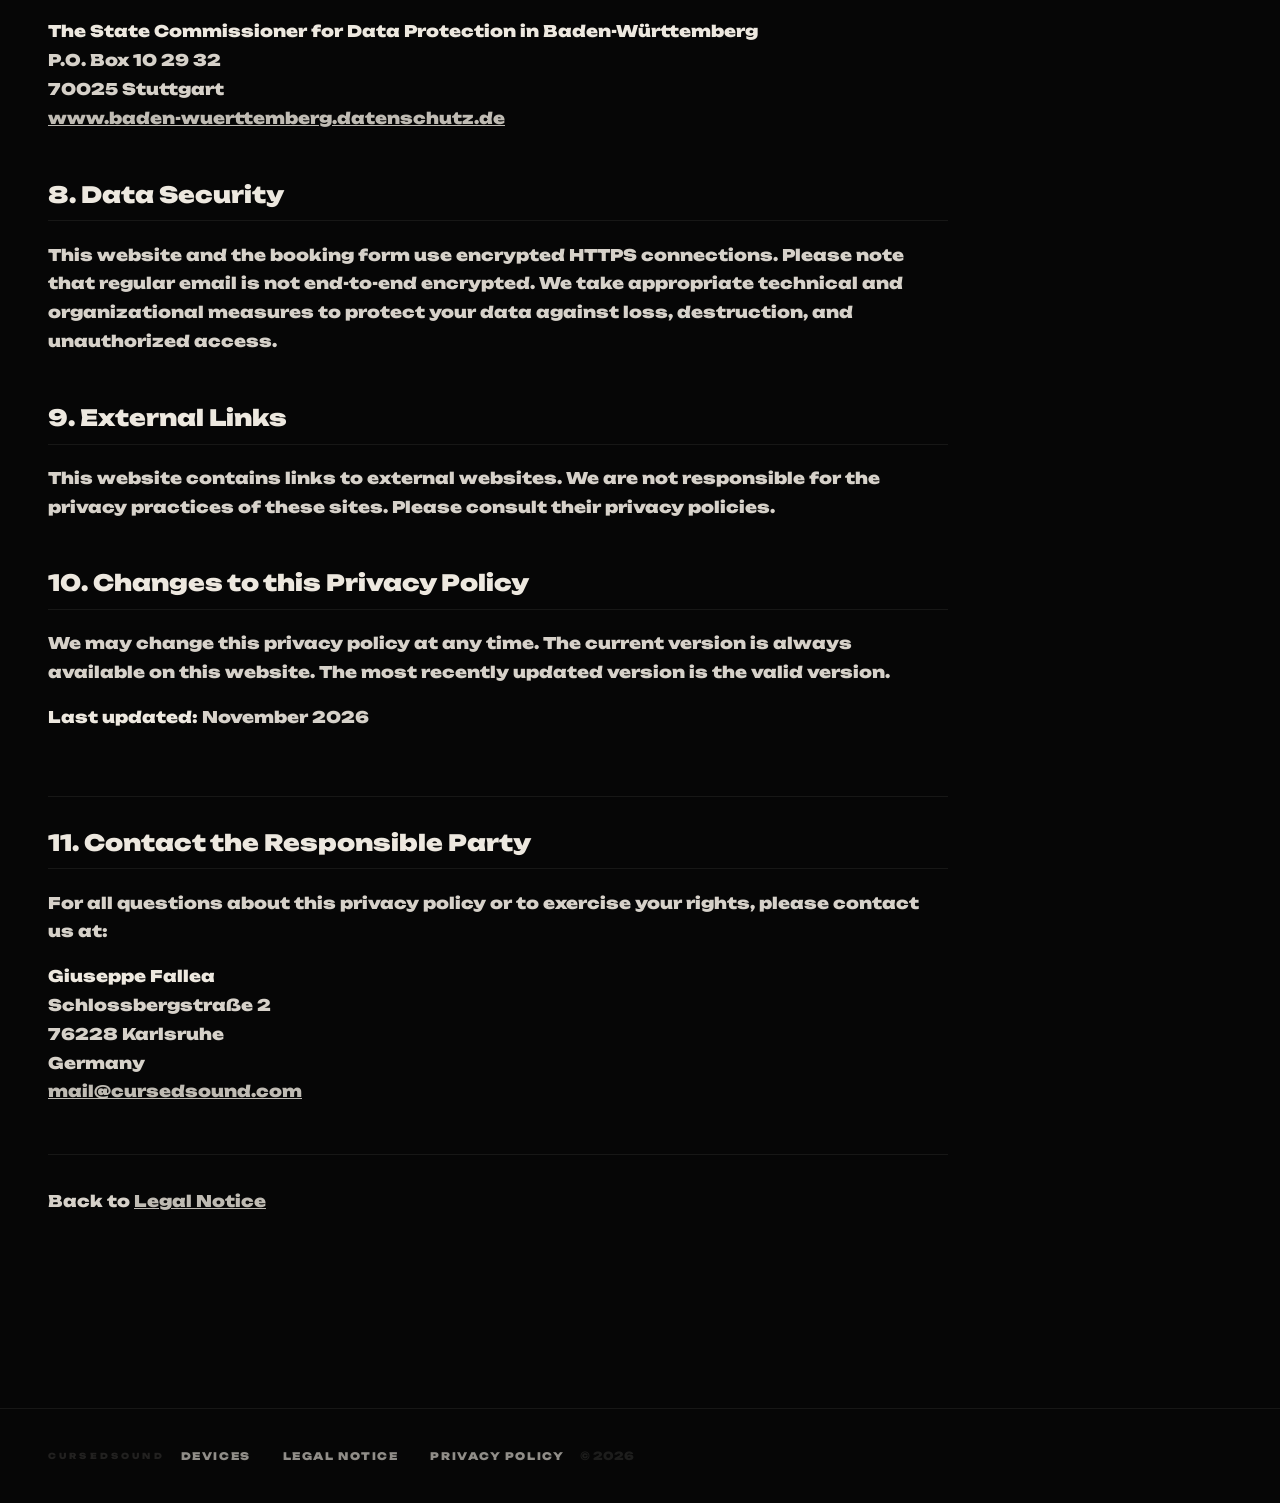
<file: privacy_policy.html>
<!doctype html>
<html lang="en">
  <head>
    <meta charset="UTF-8" />
    <meta name="viewport" content="width=device-width, initial-scale=1.0" />
    <title>Privacy Policy - CURSEDSOUND</title>
    <link rel="icon" type="image/png" sizes="32x32" href="/favicon-32.png" />
    <link rel="icon" type="image/png" sizes="192x192" href="/icon-192.png" />
    <link rel="apple-touch-icon" href="/apple-touch-icon.png" />
    <link rel="preload" href="fonts/unbounded-latin-900.woff2" as="font" type="font/woff2" crossorigin />
    <link rel="stylesheet" href="style.css" />
    <style>
      .legal-section {
        margin-bottom: 3rem;
      }
      .legal-section h2 {
        font-size: 1.4rem;
        margin-bottom: 1.2rem;
        color: var(--white);
        border-bottom: 1px solid var(--dim);
        padding-bottom: 0.8rem;
      }
      .legal-section h3 {
        font-size: 1.1rem;
        margin-top: 1.5rem;
        margin-bottom: 0.8rem;
        color: rgba(237, 232, 223, 0.95);
      }
      .legal-section p {
        line-height: 1.8;
        margin-bottom: 1rem;
        color: rgba(237, 232, 223, 0.9);
      }
      .legal-section ul {
        margin-left: 1.5rem;
        margin-bottom: 1rem;
      }
      .legal-section li {
        line-height: 1.8;
        margin-bottom: 0.5rem;
        color: rgba(237, 232, 223, 0.9);
      }
      .legal-section strong {
        color: var(--white);
      }
    </style>
  </head>
  <body>
    <!-- NAV -->
    <nav>
      <a href="index.html" class="logo">CURSEDSOUND</a>
      <ul class="nav-links">
        <li><a href="index.html#hero">Home</a></li>
        <li><a href="index.html#about">About</a></li>
        <li><a href="index.html#request">Booking</a></li>
      </ul>
    </nav>

    <!-- PRIVACY POLICY CONTENT -->
    <section class="section" style="margin-top: 6rem; padding: 3rem;">
      <p class="s-label">Privacy Policy</p>
      <div class="inner" style="max-width: 900px;">
        <!-- Introduction -->
        <div class="legal-section">
          <h2>1. Introduction and General Information</h2>
          <p>
            The responsible party is <strong>Giuseppe Fallea</strong>, Schlossbergstraße 2, 76228 Karlsruhe, Germany.
          </p>
          <p>
            This privacy policy informs you in accordance with the European General Data Protection Regulation (GDPR) how your data is processed.
          </p>
          <p>
            We are not legally required to appoint a Data Protection Officer and have not appointed one. For any data protection matters, please contact us directly using the details in Section 11.
          </p>
        </div>

        <!-- Collected Data -->
        <div class="legal-section">
          <h2>2. Collected Data</h2>
          <h3>Automatically Collected Data</h3>
          <p>
            This website is hosted on <strong>GitHub Pages</strong>. GitHub Pages may log the following technical data:
          </p>
          <ul>
            <li>IP address</li>
            <li>Date and time of access</li>
            <li>Browser type and operating system</li>
            <li>Referrer URL</li>
            <li>Request duration</li>
          </ul>
          <p>
            This data is processed by GitHub according to the <strong><a href="https://docs.github.com/en/site-policy/privacy-policies/github-privacy-statement" style="color: rgba(237, 232, 223, 0.8); text-decoration: underline;" target="_blank">GitHub Privacy Statement</a></strong>.
          </p>

          <h3>Contact Information</h3>
          <p>
            If you contact us via email, we process your email address and other provided information solely to handle your request.
          </p>

          <h3>Booking Form</h3>
          <p>
            If you send a request via the booking form, we process the information you enter (name, email address and, if provided, promoter / club, event, date, city, country, budget and message) solely to handle your booking or collaboration request. The form data is transmitted over an encrypted connection (HTTPS) via <strong>Cloudflare</strong> to a server operated by us in Germany, where it is stored in our booking management system. Your IP address is processed to protect the form against spam and abuse (rate limiting) and is recorded in our server logs. These logs are also forwarded to a security monitoring system (Wazuh) that we operate ourselves on our own infrastructure in Germany, so that we can detect attacks and unauthorized access attempts. No cookies are set by the form.
          </p>

          <h3>Booking Management System (crm.cursedsound.com)</h3>
          <p>
            The login page of our internal booking management system is intended for our own use only. If you open it or try to log in, your IP address, the date and time and the request are recorded in our server logs and in our security monitoring system, and login events may trigger a security alert to us.
          </p>

          <h3>Spam Protection (Cloudflare Turnstile)</h3>
          <p>
            To protect the booking form against automated spam, we use <strong>Cloudflare Turnstile</strong>, a service of Cloudflare, Inc. Turnstile is only loaded once you start filling in the booking form, not when you simply visit the website. It then connects your browser to Cloudflare, which evaluates technical signals (such as your IP address, browser and device characteristics) to tell people from bots. Our server then checks the result with Cloudflare before accepting your request. Turnstile is not used for advertising or to track you across websites. For details, see the <a href="https://www.cloudflare.com/turnstile-privacy-policy/" style="color: rgba(237, 232, 223, 0.8); text-decoration: underline;" target="_blank">Cloudflare Turnstile Privacy Addendum</a>.
          </p>

          <h3>Fonts</h3>
          <p>
            The font used on this website is stored together with the website files and delivered by our hosting provider (GitHub Pages) along with the page itself. No connection to external font providers (such as Google Fonts) is established.
          </p>

          <h3>No Cookies or External Tracking Tools</h3>
          <p>
            Apart from the spam protection on the booking form described above, this website uses <strong>no cookies</strong>, <strong>no external analytics tools</strong> (such as Google Analytics), and <strong>no external tracking services</strong>. No data is collected for advertising purposes. No local or session storage is used to store data on your device.
          </p>
        </div>

        <!-- Purpose and Legal Basis -->
        <div class="legal-section">
          <h2>3. Purpose of Data Processing and Legal Basis</h2>
          <table style="width: 100%; color: rgba(237, 232, 223, 0.9);">
            <tr style="border-bottom: 1px solid var(--dim); padding: 0.5rem 0;">
              <td style="padding: 0.8rem; font-weight: bold;">Purpose</td>
              <td style="padding: 0.8rem; font-weight: bold;">Legal Basis</td>
            </tr>
            <tr style="border-bottom: 1px solid var(--dim);">
              <td style="padding: 0.8rem;">Provision and optimization of the website</td>
              <td style="padding: 0.8rem;">Legitimate Interest (Art. 6 para. 1 lit. f GDPR)</td>
            </tr>
            <tr style="border-bottom: 1px solid var(--dim);">
              <td style="padding: 0.8rem;">Processing your requests</td>
              <td style="padding: 0.8rem;">Contractual performance / Legitimate Interest (Art. 6 para. 1 lit. b, f GDPR)</td>
            </tr>
            <tr style="border-bottom: 1px solid var(--dim);">
              <td style="padding: 0.8rem;">Protecting the booking form against spam and abuse (Cloudflare Turnstile, rate limiting)</td>
              <td style="padding: 0.8rem;">Legitimate Interest (Art. 6 para. 1 lit. f GDPR); access to information on your device only as far as strictly necessary for this security function (§ 25 para. 2 no. 2 TDDDG)</td>
            </tr>
            <tr style="border-bottom: 1px solid var(--dim);">
              <td style="padding: 0.8rem;">IT security: detecting attacks and unauthorized access (server logs, security monitoring, login alerts)</td>
              <td style="padding: 0.8rem;">Legitimate Interest (Art. 6 para. 1 lit. f GDPR)</td>
            </tr>
          </table>
          <p>
            Providing this data is neither legally nor contractually required, but is necessary to display the website correctly or to respond to your enquiry. Without it, we cannot process your request. No data is processed by us for automated decision-making or profiling within the meaning of Art. 22 GDPR.
          </p>
        </div>

        <!-- Retention Period -->
        <div class="legal-section">
          <h2>4. Retention Period</h2>
          <p>
            <strong>Technical Log Data:</strong> We have no influence on how long GitHub stores server log data. For details, see the <a href="https://docs.github.com/en/site-policy/privacy-policies/github-privacy-statement" style="color: rgba(237, 232, 223, 0.8); text-decoration: underline;" target="_blank">GitHub Privacy Policy</a>.
          </p>
          <p>
            <strong>Server and Security Logs:</strong> IP addresses in the server logs of our own server are overwritten automatically after a short time. Copies in our security monitoring system are deleted automatically after 90 days, unless they are needed for longer to investigate a specific security incident.
          </p>
          <p>
            <strong>Email Communication:</strong> Your emails are stored as long as necessary to handle your request. After that, they are deleted unless there is a legal retention obligation.
          </p>
          <p>
            <strong>Booking Form:</strong> Requests sent via the booking form are stored as long as necessary to handle your request and any resulting booking or collaboration. After that, they are deleted unless there is a legal retention obligation (e.g. for commercial or tax purposes). You can request deletion at any time.
          </p>
        </div>

        <!-- Recipients of Data -->
        <div class="legal-section">
          <h2>5. Recipients of Data</h2>
          <p>
            Your data is transmitted to the following parties:
          </p>
          <ul>
            <li><strong>GitHub, Inc.</strong> (Website hosting, including forwarding visitors of cursedsound.com to www.cursedsound.com; see <a href="https://docs.github.com/en/site-policy/privacy-policies/github-privacy-statement" style="color: rgba(237, 232, 223, 0.8); text-decoration: underline;" target="_blank">Privacy Statement</a>)</li>
            <li><strong>STRATO GmbH</strong> (domain registration and email: processes email correspondence sent to our email addresses)</li>
            <li><strong>Cloudflare, Inc.</strong> (DNS for this domain, encrypted transmission of booking form requests to our server and spam protection of the booking form via Cloudflare Turnstile; see <a href="https://www.cloudflare.com/privacypolicy/" style="color: rgba(237, 232, 223, 0.8); text-decoration: underline;" target="_blank">Privacy Policy</a>)</li>
          </ul>
          <p>
            We do not share your data with any other third parties beyond those listed above. Where these recipients are located in the United States (e.g. GitHub, Cloudflare), they are certified under the <a href="https://www.dataprivacyframework.gov/list" style="color: rgba(237, 232, 223, 0.8); text-decoration: underline;" target="_blank">EU-U.S. Data Privacy Framework</a>, whose certification can be verified via the linked list, and thus offer an appropriate level of data protection (Art. 45 GDPR adequacy decision).
          </p>
        </div>

        <!-- Your Rights -->
        <div class="legal-section">
          <h2>6. Your Rights</h2>
          <p>
            According to the GDPR, you have the following rights:
          </p>
          <h3>Right to Information (Art. 15 GDPR)</h3>
          <p>
            You can request information at any time about what data we store about you.
          </p>
          <h3>Right to Rectification (Art. 16 GDPR)</h3>
          <p>
            You can request the correction of inaccurate data.
          </p>
          <h3>Right to Erasure (Art. 17 GDPR)</h3>
          <p>
            You can request the deletion of your data under certain conditions.
          </p>
          <h3>Right to Restrict Processing (Art. 18 GDPR)</h3>
          <p>
            You can request the restriction of processing of your data.
          </p>
          <h3>Right to Data Portability (Art. 20 GDPR)</h3>
          <p>
            You can receive your data in a structured, commonly used format.
          </p>
          <h3>Right to Object (Art. 21 GDPR)</h3>
          <p>
            You can object to the processing of your data.
          </p>
          <p style="margin-top: 1.5rem;">
            To exercise these rights, please contact us at:
          </p>
          <p>
            <strong>Email:</strong> <a href="mailto:mail@cursedsound.com" style="color: rgba(237, 232, 223, 0.8); text-decoration: underline;">mail@cursedsound.com</a>
          </p>
        </div>

        <!-- Complaint to a Supervisory Authority -->
        <div class="legal-section">
          <h2>7. Right to Lodge a Complaint with a Supervisory Authority</h2>
          <p>
            You have the right to lodge a complaint with a supervisory authority if you believe your data is being processed unlawfully. The competent authority in Baden-Württemberg is:
          </p>
          <p>
            <strong>The State Commissioner for Data Protection in Baden-Württemberg</strong><br />
            P.O. Box 10 29 32<br />
            70025 Stuttgart<br />
            <a href="https://www.baden-wuerttemberg.datenschutz.de/" style="color: rgba(237, 232, 223, 0.8); text-decoration: underline;" target="_blank">www.baden-wuerttemberg.datenschutz.de</a>
          </p>
        </div>

        <!-- Security -->
        <div class="legal-section">
          <h2>8. Data Security</h2>
          <p>
            This website and the booking form use encrypted HTTPS connections. Please note that regular email is not end-to-end encrypted. We take appropriate technical and organizational measures to protect your data against loss, destruction, and unauthorized access.
          </p>
        </div>

        <!-- External Links -->
        <div class="legal-section">
          <h2>9. External Links</h2>
          <p>
            This website contains links to external websites. We are not responsible for the privacy practices of these sites. Please consult their privacy policies.
          </p>
        </div>

        <!-- Changes -->
        <div class="legal-section">
          <h2>10. Changes to this Privacy Policy</h2>
          <p>
            We may change this privacy policy at any time. The current version is always available on this website. The most recently updated version is the valid version.
          </p>
          <p>
            <strong>Last updated:</strong> November 2026
          </p>
        </div>

        <!-- Contact -->
        <div class="legal-section" style="margin-top: 4rem; padding-top: 2rem; border-top: 1px solid var(--dim);">
          <h2>11. Contact the Responsible Party</h2>
          <p>
            For all questions about this privacy policy or to exercise your rights, please contact us at:
          </p>
          <p>
            <strong>Giuseppe Fallea</strong><br />
            Schlossbergstraße 2<br />
            76228 Karlsruhe<br />
            Germany<br />
            <a href="mailto:mail@cursedsound.com" style="color: rgba(237, 232, 223, 0.8); text-decoration: underline;">mail@cursedsound.com</a>
          </p>
        </div>

        <!-- Back to Legal Notice -->
        <div class="legal-section" style="margin-top: 3rem; padding-top: 2rem; border-top: 1px solid var(--dim);">
          <p>
            Back to <a href="legal_notice.html" style="color: rgba(237, 232, 223, 0.8); text-decoration: underline;">Legal Notice</a>
          </p>
        </div>
      </div>
    </section>

    <!-- FOOTER -->
    <footer style="margin-top: 6rem;">
      <div style="display: flex; justify-content: space-between; align-items: center; flex-wrap: wrap; gap: 1rem;">
        <span class="f-brand">CURSEDSOUND</span>
        <div style="display: flex; gap: 2rem; font-size: 0.65rem; letter-spacing: 0.15em;">
          <a href="devices.html" style="color: rgba(237, 232, 223, 0.6); text-decoration: none;">DEVICES</a>
          <a href="legal_notice.html" style="color: rgba(237, 232, 223, 0.6); text-decoration: none;">LEGAL NOTICE</a>
          <a href="privacy_policy.html" style="color: rgba(237, 232, 223, 0.6); text-decoration: none;">PRIVACY POLICY</a>
        </div>
        <span class="f-copy">© 2026</span>
      </div>
    </footer>

    <script src="script.js"></script>
  </body>
</html>
</file>
<file: style.css>
/* Unbounded, self-hosted (SIL OFL 1.1, see fonts/OFL.txt) — no requests to Google */
@font-face{font-family:'Unbounded';font-style:normal;font-weight:900;font-display:swap;src:url(fonts/unbounded-latin-ext-900.woff2) format('woff2');unicode-range:U+0100-02BA,U+02BD-02C5,U+02C7-02CC,U+02CE-02D7,U+02DD-02FF,U+0304,U+0308,U+0329,U+1D00-1DBF,U+1E00-1E9F,U+1EF2-1EFF,U+2020,U+20A0-20AB,U+20AD-20C0,U+2113,U+2C60-2C7F,U+A720-A7FF}
@font-face{font-family:'Unbounded';font-style:normal;font-weight:900;font-display:swap;src:url(fonts/unbounded-latin-900.woff2) format('woff2');unicode-range:U+0000-00FF,U+0131,U+0152-0153,U+02BB-02BC,U+02C6,U+02DA,U+02DC,U+0304,U+0308,U+0329,U+2000-206F,U+20AC,U+2122,U+2191,U+2193,U+2212,U+2215,U+FEFF,U+FFFD}

*,*::before,*::after{margin:0;padding:0;box-sizing:border-box}

:root{
  --black:#060606;
  --white:#ede8df;
  --red:#7a0000;
  --red2:#a30000;
  --red3:#c40000;
  --dim:rgba(237,232,223,0.07);
  --dim2:rgba(237,232,223,0.12);
}

body{
  background:var(--black);
  color:var(--white);
  font-family:'Unbounded',sans-serif;
  overflow-x:hidden;
}

html,body{max-width:100%}

img,canvas,svg,video{max-width:100%;height:auto}

#about,#contact,#request{scroll-margin-top:110px}

.skip-link{
  position:absolute;
  top:-100px;
  left:1rem;
  z-index:500;
  background:var(--red2);
  color:var(--white);
  text-decoration:none;
  padding:.7rem 1rem;
  font-size:.6rem;
  letter-spacing:.1em;
}
.skip-link:focus{top:1rem}

/* ── GRAIN ── */
body::after{
  content:'';position:fixed;inset:0;
  background-image:url("data:image/svg+xml,%3Csvg xmlns='http://www.w3.org/2000/svg' width='300' height='300'%3E%3Cfilter id='n'%3E%3CfeTurbulence type='fractalNoise' baseFrequency='.85' numOctaves='4' stitchTiles='stitch'/%3E%3C/filter%3E%3Crect width='300' height='300' filter='url(%23n)' opacity='.04'/%3E%3C/svg%3E");
  pointer-events:none;z-index:199;opacity:.6;mix-blend-mode:overlay;
}

/* ── NAV ── */
nav{
  position:fixed;top:0;left:0;right:0;z-index:300;
  display:flex;justify-content:space-between;align-items:center;
  padding:1.8rem 3rem;
}
.logo{
  font-family:'Unbounded',sans-serif;font-size:.6rem;
  letter-spacing:.4em;color:var(--white);text-decoration:none;
}
.nav-links{list-style:none;display:flex;gap:2.5rem}
.nav-links a{
  font-family:'Unbounded',sans-serif;font-size:.52rem;
  letter-spacing:.28em;text-transform:uppercase;
  color:rgba(237,232,223,.62);text-decoration:none;transition:color .3s;
}
.nav-links a:hover{color:var(--white)}
.nav-toggle {
  display:none;
  background:none;
  border:none;
  cursor:pointer;
  padding:.5rem;
  margin-left:auto;
  z-index:301;
}
.nav-toggle .hamburger {
  width:2rem;
  height:.22rem;
  background:var(--white);
  display:block;
  position:relative;
  border-radius:.12rem;
}
.nav-toggle .hamburger::before,
.nav-toggle .hamburger::after {
  content:'';
  position:absolute;
  left:0;
  width:2rem;
  height:.22rem;
  background:var(--white);
  border-radius:.12rem;
}
.nav-toggle .hamburger::before {
  top:-.5rem;
}
.nav-toggle .hamburger::after {
  top:.5rem;
}

/* ── HERO ── */
#hero{
  height:100vh;display:flex;flex-direction:column;
  justify-content:flex-end;padding:0 3rem 4.5rem;
  position:relative;overflow:hidden;
  isolation:isolate;z-index:200;
}

/* THREE.JS HERO */
#hero-3d{
  position:absolute;top:0;left:0;width:100%;height:100%;
  pointer-events:none;z-index:1;
}
#hero-3d canvas{display:block;}

/* HERO TEXT */
.hero-text{position:relative;z-index:10}

.hero-name{
  font-family:'Unbounded',sans-serif;
  font-size:clamp(2.5rem,6.5vw,6rem);
  font-weight:900;line-height:1;
  letter-spacing:-.02em;color:var(--white);
  position:relative;display:inline-block;max-width:100%;overflow-wrap:anywhere;word-break:break-word;
  /* lit by the orb: red heat on the top right, slight falloff towards the bottom */
  background:
    radial-gradient(ellipse 38% 140% at 100% -30%,rgba(196,0,0,.95),rgba(196,0,0,0) 70%),
    linear-gradient(180deg,#f3eee5 35%,#b4aca2 100%);
  -webkit-background-clip:text;background-clip:text;
  -webkit-text-fill-color:transparent;
  /* --kick is set by the orb on every beat (128 BPM) */
  filter:drop-shadow(0 0 calc(4px + var(--kick,0) * 18px) rgba(196,0,0,calc(.15 + var(--kick,0) * .45)));
}

/* orb centred above the title (same rule as the orb layout in script.js): light from straight above */
@media (max-width:760px),(max-aspect-ratio:23/20){
  .hero-name{
    background:
      radial-gradient(ellipse 80% 100% at 50% -25%,rgba(196,0,0,.95),rgba(196,0,0,0) 72%),
      linear-gradient(180deg,#f3eee5 35%,#b4aca2 100%);
    -webkit-background-clip:text;background-clip:text;
  }
}

/* shatter glitch on letters: two red slices tearing sideways */
.hero-name::before,
.hero-name::after{
  content:'CURSEDSOUND';
  position:absolute;top:0;left:0;
  -webkit-text-fill-color:var(--red3);
  background:var(--black);       /* hides the letters underneath, so the slice tears */
  opacity:0;pointer-events:none;
}
.hero-name::before{
  clip-path:polygon(0 14%,100% 14%,100% 38%,0 38%);
  animation:shatter 7s step-end infinite;
}
.hero-name::after{
  clip-path:polygon(0 62%,100% 62%,100% 76%,0 76%);
  -webkit-text-fill-color:var(--white);
  animation:shatter2 7s step-end infinite;
}
@keyframes shatter{
  0%,86%,100%{opacity:0;transform:none}
  87%{opacity:.95;transform:translateX(-9px) skewX(-6deg)}
  88.5%{opacity:.8;transform:translateX(6px)}
  90%{opacity:.9;transform:translateX(-3px)}
  91%{opacity:0}
}
@keyframes shatter2{
  0%,87%,100%{opacity:0;transform:none}
  88%{opacity:1;transform:translateX(12px)}
  89.5%{opacity:.8;transform:translateX(-5px)}
  90.5%{opacity:0}
}

.hero-sub{
  margin-top:1.4rem;
  font-family:'Unbounded',sans-serif;
  font-style:normal;
  font-size:.85rem;
  letter-spacing:.18em;
  color:rgba(237,232,223,.5);
}
.hero-sub span{white-space:nowrap}
.hero-sub .sep{color:var(--red3);font-size:.6em;vertical-align:.2em;margin:0 .5em 0 .1em}

.hero-cta{
  display:inline-flex;
  align-items:center;
  margin-top:1.8rem;
  border:1px solid rgba(237,232,223,.32);
  color:var(--white);
  text-decoration:none;
  text-transform:uppercase;
  letter-spacing:.22em;
  font-size:.55rem;
  padding:.9rem 1.3rem;
  transition:border-color .3s,background-color .3s,color .3s;
}
.hero-cta:hover{
  border-color:var(--red2);
  background:var(--red2);
}

a:focus-visible,
button:focus-visible{
  outline:2px solid var(--red3);
  outline-offset:3px;
}

/* ── DIVIDER ── */
hr{border:none;border-top:1px solid var(--dim);position:relative}
hr::before{content:'✦';position:absolute;left:3rem;top:-.6rem;font-size:.6rem;color:var(--red2);background:var(--black);padding:0 .5rem}

/* ── SECTIONS ── */
.section{padding:6.5rem 3rem;border-top:1px solid var(--dim)}

.about-booking-grid{display:grid;grid-template-columns:1fr}
.about-booking-grid .section,.inner{min-width:0}

@media(min-width:1100px){
  .about-booking-grid{grid-template-columns:1fr 1fr}
  .about-booking-grid .section{padding-left:3rem;padding-right:3rem}
  .about-booking-grid #contact{border-left:1px solid var(--dim)}
  .about-booking-grid #about .inner,
  .about-booking-grid #contact .inner{grid-template-columns:1fr;gap:3rem}
}

.s-label{
  font-family:'Unbounded',sans-serif;font-size:.52rem;
  letter-spacing:.55em;text-transform:uppercase;
  color:var(--red2);margin-bottom:3.5rem;
  display:flex;align-items:center;gap:1rem;
}
.s-label::before{content:'';display:block;width:20px;height:1px;background:var(--red);flex-shrink:0}

/* ── ABOUT ── */
#about .inner{display:grid;grid-template-columns:1fr;gap:7rem;align-items:start}

.bio{font-size:1rem;line-height:2.1;color:rgba(237,232,223,.55);font-style:italic}
.bio strong{font-style:normal;font-weight:400;color:var(--white)}

/* bad luck badge */
.curse-badge{
  display:inline-block;margin-top:1.8rem;
  font-family:'Unbounded',sans-serif;font-size:.5rem;
  letter-spacing:.35em;text-transform:uppercase;
  color:var(--red2);border:1px solid rgba(122,0,0,.4);
  padding:.5rem 1rem;
}

.about-table{border-top:1px solid var(--dim)}
.a-row{display:flex;justify-content:space-between;align-items:baseline;padding:1.3rem 0;border-bottom:1px solid var(--dim);gap:2rem;flex-wrap:wrap}
.a-key{font-family:'Unbounded',sans-serif;font-size:.5rem;letter-spacing:.3em;text-transform:uppercase;color:rgba(237,232,223,.22);flex-shrink:0}
.a-val{font-size:.88rem;font-style:italic;letter-spacing:.04em;color:var(--white);word-wrap:break-word;overflow-wrap:break-word}
.a-val.red{color:var(--red2)}


/* ── CONTACT ── */
#contact .inner{display:grid;grid-template-columns:1fr;gap:7rem;align-items:start}
.contact-blurb{font-size:1rem;line-height:2.1;font-style:italic;color:rgba(237,232,223,.45);margin-bottom:2.5rem}
.contact-blurb strong{font-weight:400;font-style:normal;color:var(--white)}
.c-links{border-top:1px solid var(--dim)}
.c-link{
  display:flex;justify-content:space-between;align-items:center;
  padding:1.4rem 0;border-bottom:1px solid var(--dim);
  text-decoration:none;color:rgba(237,232,223,.32);
  font-family:'Unbounded',sans-serif;font-size:.55rem;letter-spacing:.25em;text-transform:uppercase;
  transition:color .3s;
  min-width:0;
  gap:.8rem;
  overflow-wrap:anywhere;
  word-break:break-word;
}
.c-link:hover{color:var(--white)}
.c-link span{opacity:.25;transition:opacity .3s,transform .3s;display:inline-block;color:transparent;font-size:0;position:relative;width:1.2em;height:1.2em;flex-shrink:0}
.c-link span::after{content:'';position:absolute;top:50%;right:0;width:6px;height:6px;border-top:1px solid rgba(237,232,223,.25);border-right:1px solid rgba(237,232,223,.25);transform:translate(-2px,-50%) rotate(45deg);transition:border-color .3s}
.c-link:hover span{opacity:1;transform:translate(4px,-4px)}
.c-link:hover span::after{border-color:var(--white)}

/* FORM */
#request .inner{display:grid;grid-template-columns:1fr 2fr;gap:7rem;align-items:start}
.bform{display:flex;flex-direction:column;min-width:0}
.f{
  background:transparent;border:none;border-bottom:1px solid var(--dim);
  color:rgba(237,232,223,.85);font-family:'Unbounded',sans-serif;font-style:normal;
  font-size:.72rem;letter-spacing:.08em;
  padding:1.3rem 0;outline:none;transition:border-color .3s;width:100%;
}
.f::placeholder{color:rgba(237,232,223,.16)}
.f:focus{border-bottom-color:rgba(163,0,0,.6)}
.f-row{display:grid;grid-template-columns:1fr 1fr;gap:2.5rem}
textarea.f{resize:none}
.submit{
  margin-top:2.5rem;align-self:flex-start;background:none;
  border:1px solid rgba(237,232,223,.14);color:rgba(237,232,223,.3);
  font-family:'Unbounded',sans-serif;font-size:.52rem;
  letter-spacing:.5em;text-transform:uppercase;
  padding:1.1rem 2.5rem;cursor:pointer;transition:all .3s;
}
.submit:hover{border-color:var(--red);background:var(--red);color:var(--white)}
.submit:disabled{opacity:.4;cursor:wait}
.f[type=date]{color-scheme:dark}
.f[type=date].is-empty{color:rgba(237,232,223,.16)}
.f[type=date]::-webkit-calendar-picker-indicator{opacity:.25;cursor:pointer}
.f[type=date]::-webkit-date-and-time-value{text-align:left}
.f-date{position:relative;min-width:0}
.f-date-ph{
  display:none;position:absolute;left:0;top:50%;transform:translateY(-50%);pointer-events:none;
  font-family:'Unbounded',sans-serif;font-size:.72rem;letter-spacing:.08em;color:rgba(237,232,223,.16);
}
/* touch browsers (iOS Safari, Chrome Android) render an empty date field blank and centre its value */
@media(hover:none) and (pointer:coarse){
  .f[type=date]{-webkit-appearance:none;appearance:none;display:block;min-width:0;min-height:calc(2.6rem + 1.25em);text-align:left}
  .f[type=date].is-empty:not(:focus) + .f-date-ph{display:block}
}
.hp{position:absolute;left:-10000px;width:1px;height:1px;overflow:hidden}
.cf-turnstile{margin-top:1.2rem;min-height:65px}
.f-note{margin-top:1.6rem;font-size:.6rem;line-height:1.9;letter-spacing:.04em;color:rgba(237,232,223,.25)}
.f-note a{color:rgba(237,232,223,.45);text-decoration:underline}
.f-status{margin-top:1.4rem;font-size:.7rem;line-height:1.9;letter-spacing:.04em;min-height:1.3rem}
.f-status.ok{color:var(--white)}
.f-status.bad{color:var(--red3)}

/* ── DEVICES PAGE ── */
.devices-page{margin-top:5rem;border-top:none}
.device{display:grid;grid-template-columns:1fr 1.7fr;gap:5rem;align-items:start;min-width:0}
.device-text,.device-detail{min-width:0}
.device-name{
  font-family:'Unbounded',sans-serif;font-weight:900;
  font-size:clamp(1.6rem,3vw,2.6rem);letter-spacing:-.01em;line-height:1.1;
  margin-bottom:1.6rem;
}
.device .contact-blurb{margin-bottom:2rem}
.device-cta{margin-top:2.5rem}
.device-shot img{display:block;width:100%;border:1px solid var(--dim2)}
.device-notes{display:grid;grid-template-columns:1fr 1fr;gap:3rem;margin-top:3rem}
.device-h{
  font-family:'Unbounded',sans-serif;font-weight:400;font-size:.5rem;
  letter-spacing:.3em;text-transform:uppercase;color:rgba(237,232,223,.4);
  margin-bottom:1.2rem;grid-column:auto;
}
.device-notes > div{min-width:0}
.legend,.steps{font-size:.68rem;line-height:1.9;letter-spacing:.03em;color:rgba(237,232,223,.55)}
.legend{list-style:none}
.legend li{display:flex;align-items:baseline;gap:.8rem;padding:.35rem 0}
.legend b{font-weight:400;color:var(--white);min-width:4.5rem}
.legend .key{display:inline-block;width:.7rem;height:.7rem;border-radius:2px;flex-shrink:0;transform:translateY(.05rem)}
.legend .key-bar{width:.35rem;height:.9rem;margin:0 .175rem;background:rgba(237,232,223,.45)}
.steps{padding-left:1.1rem}
.steps li{padding:.35rem 0 .35rem .3rem}
@media(max-width:1100px){
  .device{grid-template-columns:1fr;gap:3.5rem}
}
@media(max-width:600px){
  .device-notes{grid-template-columns:1fr}
}

/* ── FOOTER ── */
footer{
  padding:2.5rem 3rem;border-top:1px solid var(--dim);
  display:flex;justify-content:space-between;align-items:center;
}
.f-brand{font-family:'Unbounded',sans-serif;font-size:.52rem;letter-spacing:.38em;color:rgba(237,232,223,.12)}
.f-copy{font-family:'Unbounded',sans-serif;font-style:normal;font-size:.7rem;color:rgba(237,232,223,.1)}
.footer-inner{display:flex;justify-content:space-between;align-items:center;width:100%}
.footer-links{display:flex;gap:2rem;font-size:0.65rem;letter-spacing:0.15em}
.footer-links a{color:rgba(237,232,223,0.6);text-decoration:none}

/* ── RESPONSIVE ── */
@media(max-width:768px){
  nav{padding:1.5rem;background:var(--black)}
  .logo{
    font-size:.45rem;
    letter-spacing:.14em;
    max-width:calc(100vw - 6.5rem);
    white-space:nowrap;
    overflow:hidden;
    text-overflow:ellipsis;
  }
  .nav-toggle{display:block}
  .nav-links{
    position:absolute;
    top:100%;
    left:0;
    right:0;
    background:var(--black);
    flex-direction:column;
    gap:0;
    padding:0;
    display:none;
    text-align:center;
  }
  .nav-links.open{
    display:flex;
  }
  .nav-links a{
    font-size:.42rem;
    letter-spacing:.15em;
    padding:1rem 0;
    border-bottom:1px solid var(--dim2);
  }
  .nav-links a:last-child{border-bottom:none}
  .hero-name{font-size:clamp(2rem,5.5vw,4rem)}
  .hero-name::before,.hero-name::after{display:none}
  .hero-sub{font-size:.7rem;letter-spacing:.06em;line-height:1.6}
  .hero-cta{font-size:.5rem;letter-spacing:.16em}
  #hero{padding:0 1.5rem 3.5rem}
  .section{padding:4.5rem 1.5rem}
  #about .inner,#contact .inner,#request .inner{grid-template-columns:1fr;gap:3.5rem}
  .a-row{flex-direction:column;align-items:flex-start;gap:0.8rem}
  .a-val{max-width:100%}
  .date{grid-template-columns:4.5rem 1fr;gap:1.5rem}
  .date-status{display:none}
  .c-link{
    font-size:.48rem;
    letter-spacing:.08em;
    align-items:flex-start;
    line-height:1.5;
  }
  .c-link span{margin-top:.2rem}
  .f-row{grid-template-columns:1fr;gap:0}
  footer{flex-direction:column;gap:.8rem;padding:2rem 1.5rem}
  .footer-inner{flex-direction:column;align-items:flex-start;gap:1rem}
  .footer-links{flex-direction:column;gap:0.8rem}
  .thirteen{font-size:60vw}
}

@media (prefers-reduced-motion: reduce){
  *,*::before,*::after{animation:none!important;transition:none!important;scroll-behavior:auto!important}
}
</file>
